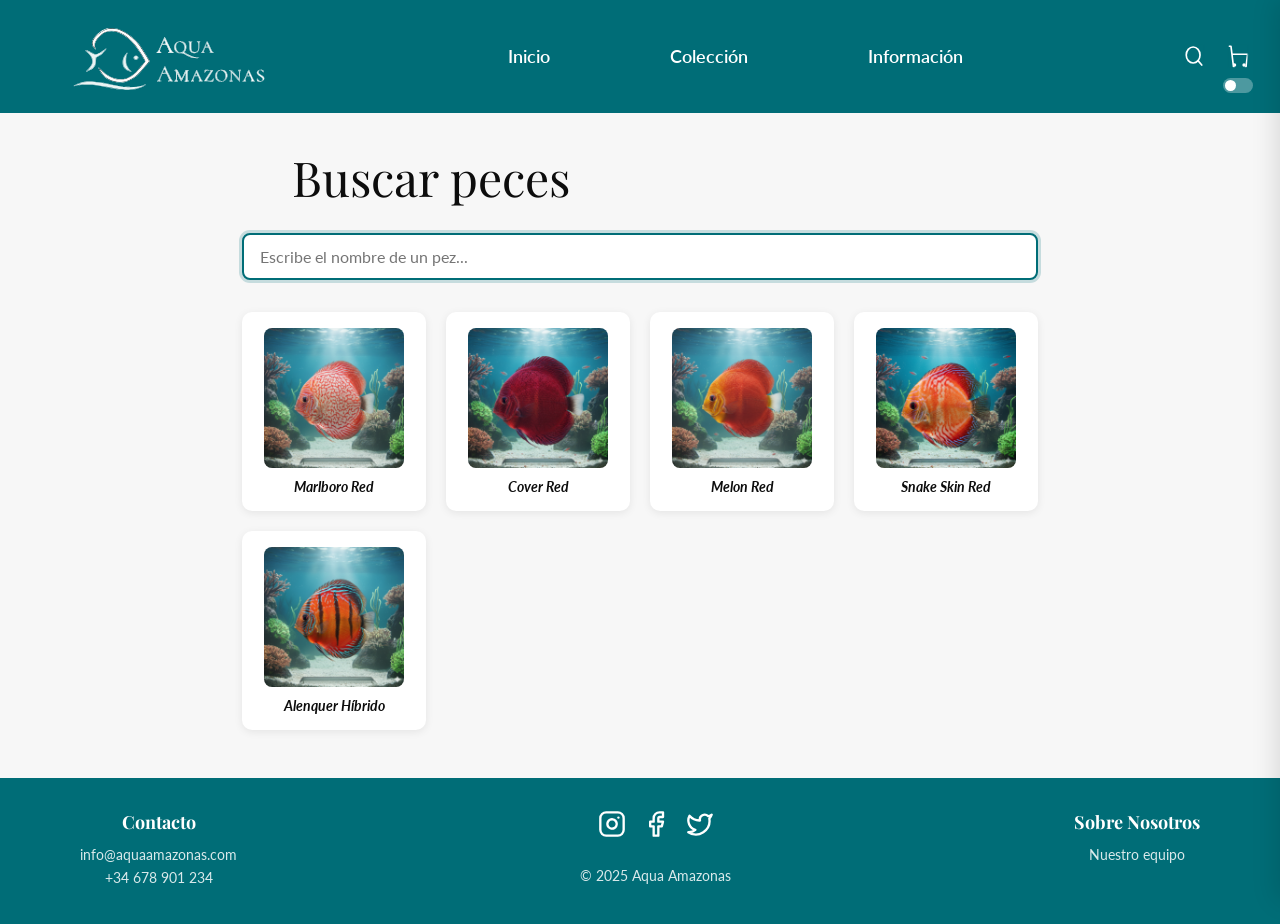
<file: pecesDisco/busqueda.html>
<!DOCTYPE html>
<html lang="es">

    <head>
        <meta charset="utf-8">
        <title>Búsqueda de Peces Disco | Aqua Amazonas</title>
        <meta name="viewport" content="width=device-width, initial-scale=1.0">
        <meta name="description" content="Busca peces disco en nuestra colección. Filtra por nombre o variedad.">

        <link rel="stylesheet" href="css/style.css">
        <link rel="preconnect" href="https://fonts.googleapis.com">
        <link rel="preconnect" href="https://fonts.gstatic.com" crossorigin>
        <link href="https://fonts.googleapis.com/css2?family=Lato:wght@400&display=swap" rel="stylesheet">
        <link href="https://fonts.googleapis.com/css2?family=Playfair+Display:wght@400;700&display=swap" rel="stylesheet">
    </head>

    <body>
        <!-- Skip to content: accesibilidad con tabulador -->
        <a href="#contenido-principal" class="skip-link">Saltar al contenido principal</a>

        <!--Header-->
        <header class="header">
            <div class="header__container">
                <div class="parent">
                    <div class="div1">
                        <!--Logo y marca-->
                        <div class="header_brand">
                            <img id="logoPrincipal" src="img/logo2.svg" alt="Logo Peces Disco" class="header__logo">
                        </div>
                    </div>
                    <div class="div2">
                        <!--Botón hamburguesa (visible solo en móvil)-->
                        <button class="nav-toggle" aria-label="Abrir menú" aria-expanded="false">
                            <span class="hamburger-line"></span>
                            <span class="hamburger-line"></span>
                            <span class="hamburger-line"></span>
                        </button>
                        <!--Navegación-->
                        <nav class="header__nav" aria-label="Navegación principal">
                            <a href="index.html">Inicio</a>
                            <a href="coleccion.html">Colección</a>
                            <a href="informacion.html">Información</a>
                            <!--Iconos integrados en menú móvil-->
                            <div class="nav-icons-mobile">
                                <button class="divIconos" aria-label="Buscar">
                                    <img src="img/lupa.svg" alt="" class="header__icon">
                                </button>
                                <button class="divIconos" aria-label="Ver carrito">
                                    <img src="img/carrito.svg" alt="" class="header__icon">
                                </button>
                            </div>
                        </nav>
                    </div>
                    <div class="div3">
                        <!--Iconos-->
                        <div class="header__actions">
                            <button class="divIconos" aria-label="Buscar">
                                <img src="img/lupa.svg" alt="" class="header__icon">
                            </button>
                            <button class="divIconos" aria-label="Ver carrito">
                                <img src="img/carrito.svg" alt="" class="header__icon">
                            </button>
                        </div>
                    </div>
                </div>
            </div>
        </header>

        <!--Contenido principal-->
        <main class="main" id="contenido-principal">

            <section class="busqueda-section" aria-labelledby="busqueda-titulo">
                <h1 id="busqueda-titulo">Buscar peces</h1>

                <!-- Formulario de búsqueda -->
                <form class="busqueda-form" role="search" onsubmit="return false;">
                    <label for="campoBusqueda" class="seo-titulo-oculto">Buscar por nombre de pez</label>
                    <input
                        type="search"
                        id="campoBusqueda"
                        class="busqueda-input"
                        placeholder="Escribe el nombre de un pez..."
                        autocomplete="off"
                        aria-controls="resultados"
                        aria-label="Buscar peces disco"
                        autofocus
                    >
                </form>

                <!-- Resultados -->
                <div id="resultados" class="busqueda-resultados" aria-live="polite" aria-label="Resultados de búsqueda">
                    <!-- Las tarjetas se generan con JS -->
                </div>
                <p class="busqueda-sin-resultados" id="sinResultados" role="status">
                    No se encontraron peces con ese nombre.
                </p>
            </section>

        </main>

        <!--Footer-->
        <footer class="footer">
            <div class="footer__container">
                <div class="parentFooter">
                    <div class="div1f">
                        <!--Primera columna-->
                        <div class="footer__col">
                            <h3 class="footer__title">Contacto</h3>
                            <p>info@aquaamazonas.com</p>
                            <p>+34 678 901 234</p>
                        </div>
                    </div>
                    <div class="div2f">
                        <!--Segunda columna-->
                        <div class="footer__col footer__center">
                            <div class="footer__social">
                                <a href="#" aria-label="Instagram">
                                    <img src="img/instagram.svg" alt="" class="footer__icon">
                                </a>
                                <a href="#" aria-label="Facebook">
                                    <img src="img/facebook.svg" alt="" class="footer__icon">
                                </a>
                                <a href="#" aria-label="Twitter">
                                    <img src="img/twitter.svg" alt="" class="footer__icon">
                                </a>
                            </div>
                            <p class="footer__copy">© 2025 Aqua Amazonas</p>
                        </div>
                    </div>
                    <div class="div3f">
                        <!--Tercera columna-->
                        <div class="footer__col footer__right">
                            <h3 class="footer__title">Sobre Nosotros</h3>
                            <a href="informacion.html">Nuestro equipo</a>
                        </div>
                    </div>
                </div>
            </div>
        </footer>

        <script src="js/main.js"></script>
        <script type="module" src="js/cart-ui.js"></script>
        <script>
            // =============================================
            // Catálogo de peces (fuente de datos)
            // =============================================
            const catalogo = [
                { nombre: "Disco Rojo",         img: "img/disco_rojo.png",                 url: "compra.html" },
                { nombre: "Disco Azul",          img: "img/disco_azul.png",                 url: "compra.html" },
                { nombre: "Disco Verde",         img: "img/disco_verde.png",                url: "compra.html" },
                { nombre: "Marlboro Red",        img: "img/red_marlboro_medium.png",        url: "compra.html" },
                { nombre: "Cover Red",           img: "img/red_cover_medium.png",           url: "compra.html" },
                { nombre: "Melon Red",           img: "img/red_melon_medium.png",           url: "compra.html" },
                { nombre: "Snake Skin Red",      img: "img/disco_rojo_medium.png",          url: "compra.html" },
                { nombre: "Alenquer Híbrido",    img: "img/red_alenquer_hibrido_medium.png",url: "compra.html" },
            ];

            const contenedor   = document.getElementById('resultados');
            const sinResultados = document.getElementById('sinResultados');
            const input        = document.getElementById('campoBusqueda');

            // Renderiza todas las tarjetas al inicio
            function renderizarTarjetas(lista) {
                contenedor.innerHTML = '';

                if (lista.length === 0) {
                    sinResultados.style.display = 'block';
                    return;
                }
                sinResultados.style.display = 'none';

                lista.forEach(pez => {
                    const a = document.createElement('a');
                    a.href = pez.url;
                    a.className = 'busqueda-card';
                    a.setAttribute('tabindex', '0');

                    const img = document.createElement('img');
                    img.src = pez.img;
                    img.alt = pez.nombre;
                    img.loading = 'lazy';
                    img.width = 140;
                    img.height = 140;

                    const p = document.createElement('p');
                    p.textContent = pez.nombre;

                    a.appendChild(img);
                    a.appendChild(p);
                    contenedor.appendChild(a);
                });
            }

            // Filtrar en tiempo real mientras se escribe
            input.addEventListener('input', () => {
                const texto = input.value.trim().toLowerCase();
                const filtrado = catalogo.filter(p =>
                    p.nombre.toLowerCase().includes(texto)
                );
                renderizarTarjetas(filtrado);
            });

            // Mostrar todo al cargar
            renderizarTarjetas(catalogo);
        </script>
    </body>

</html>
</file>
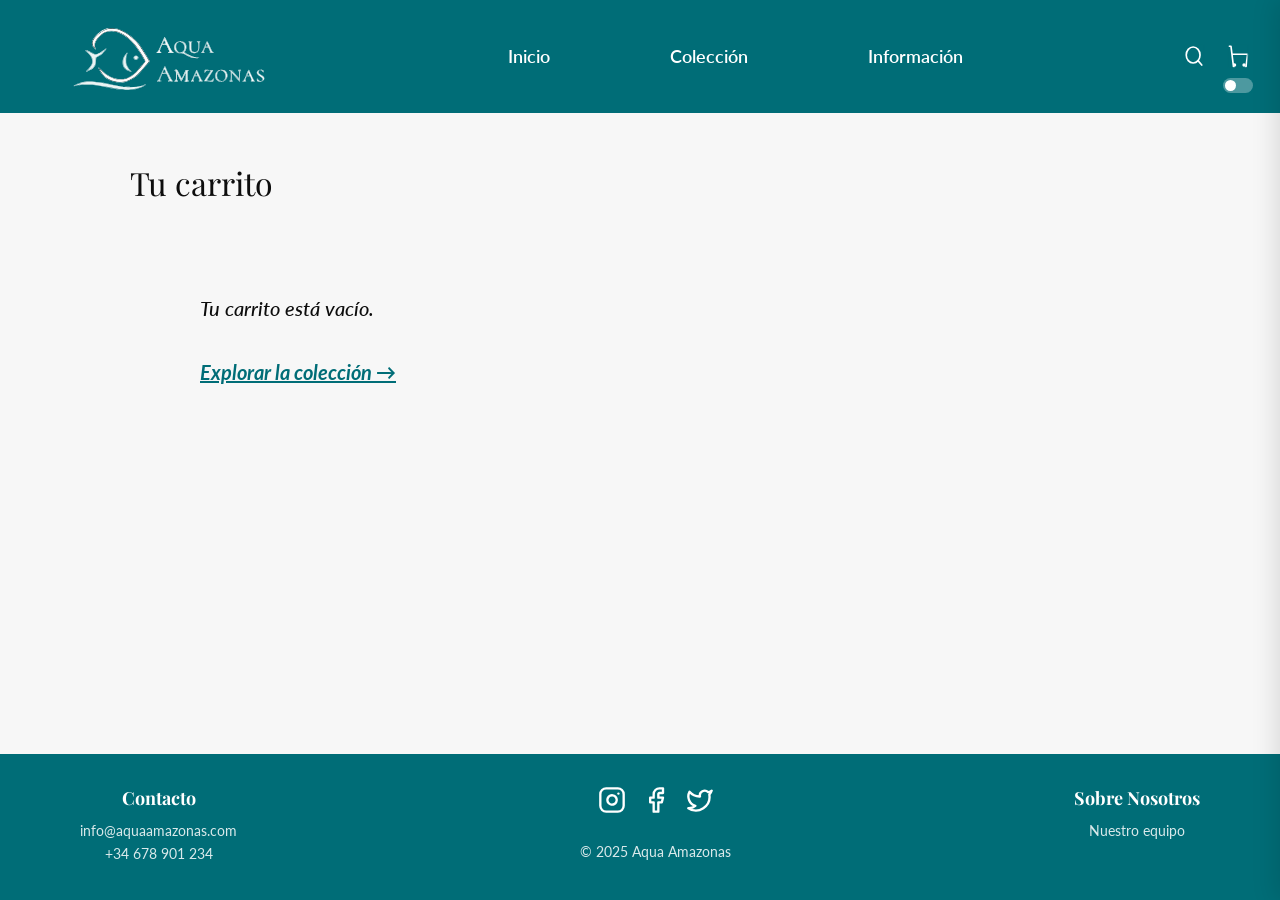
<file: pecesDisco/carrito.html>
<!DOCTYPE html>
<html lang="es">

    <head>
        <meta charset="utf-8">
        <title>Carrito | Aqua Amazonas</title>
        <meta name="viewport" content="width=device-width, initial-scale=1.0">
        <meta name="description" content="Tu carrito de compra en Aqua Amazonas. Revisa tus productos y finaliza tu pedido.">

        <link rel="stylesheet" href="css/style.css">
        <link rel="preconnect" href="https://fonts.googleapis.com">
        <link rel="preconnect" href="https://fonts.gstatic.com" crossorigin>
        <link href="https://fonts.googleapis.com/css2?family=Lato:wght@400&display=swap" rel="stylesheet">
        <link href="https://fonts.googleapis.com/css2?family=Playfair+Display:wght@400;700&display=swap" rel="stylesheet">
    </head>

    <body>
        <!-- Skip to content: accesibilidad con tabulador -->
        <a href="#contenido-principal" class="skip-link">Saltar al contenido principal</a>

        <!--Header-->
        <header class="header">
            <div class="header__container">
                <div class="parent">
                    <div class="div1">
                        <div class="header_brand">
                            <img id="logoPrincipal" src="img/logo2.svg" alt="Logo Peces Disco" class="header__logo">
                        </div>
                    </div>
                    <div class="div2">
                        <button class="nav-toggle" aria-label="Abrir menú" aria-expanded="false">
                            <span class="hamburger-line"></span>
                            <span class="hamburger-line"></span>
                            <span class="hamburger-line"></span>
                        </button>
                        <nav class="header__nav" aria-label="Navegación principal">
                            <a href="index.html">Inicio</a>
                            <a href="coleccion.html">Colección</a>
                            <a href="informacion.html">Información</a>
                            <div class="nav-icons-mobile">
                                <button class="divIconos" aria-label="Buscar">
                                    <img src="img/lupa.svg" alt="" class="header__icon">
                                </button>
                                <button class="divIconos" aria-label="Ver carrito">
                                    <img src="img/carrito.svg" alt="" class="header__icon">
                                </button>
                            </div>
                        </nav>
                    </div>
                    <div class="div3">
                        <div class="header__actions">
                            <button class="divIconos" aria-label="Buscar">
                                <img src="img/lupa.svg" alt="" class="header__icon">
                            </button>
                            <button class="divIconos" aria-label="Ver carrito">
                                <img src="img/carrito.svg" alt="" class="header__icon">
                            </button>
                        </div>
                    </div>
                </div>
            </div>
        </header>

        <!--Contenido principal-->
        <main class="main" id="contenido-principal">
            <section class="carrito-section">
                <h1>Tu carrito</h1>
                <div class="carrito-container">
                    <!-- Items: renderizado por cart-ui.js -->
                    <div class="carrito-items" id="carritoItems">
                        <p class="carrito-loading">Cargando...</p>
                    </div>
                    <!-- Resumen del pedido: renderizado por cart-ui.js -->
                    <aside class="carrito-resumen" id="carritoResumen"></aside>
                </div>
            </section>
        </main>

        <!--Footer-->
        <footer class="footer">
            <div class="footer__container">
                <div class="parentFooter">
                    <div class="div1f">
                        <div class="footer__col">
                            <h3 class="footer__title">Contacto</h3>
                            <p>info@aquaamazonas.com</p>
                            <p>+34 678 901 234</p>
                        </div>
                    </div>
                    <div class="div2f">
                        <div class="footer__col footer__center">
                            <div class="footer__social">
                                <a href="#" aria-label="Instagram">
                                    <img src="img/instagram.svg" alt="" class="footer__icon">
                                </a>
                                <a href="#" aria-label="Facebook">
                                    <img src="img/facebook.svg" alt="" class="footer__icon">
                                </a>
                                <a href="#" aria-label="Twitter">
                                    <img src="img/twitter.svg" alt="" class="footer__icon">
                                </a>
                            </div>
                            <p class="footer__copy">© 2025 Aqua Amazonas</p>
                        </div>
                    </div>
                    <div class="div3f">
                        <div class="footer__col footer__right">
                            <h3 class="footer__title">Sobre Nosotros</h3>
                            <a href="informacion.html">Nuestro equipo</a>
                        </div>
                    </div>
                </div>
            </div>
        </footer>

        <script src="js/main.js"></script>
        <script type="module" src="js/cart-ui.js"></script>

    </body>

</html>
</file>
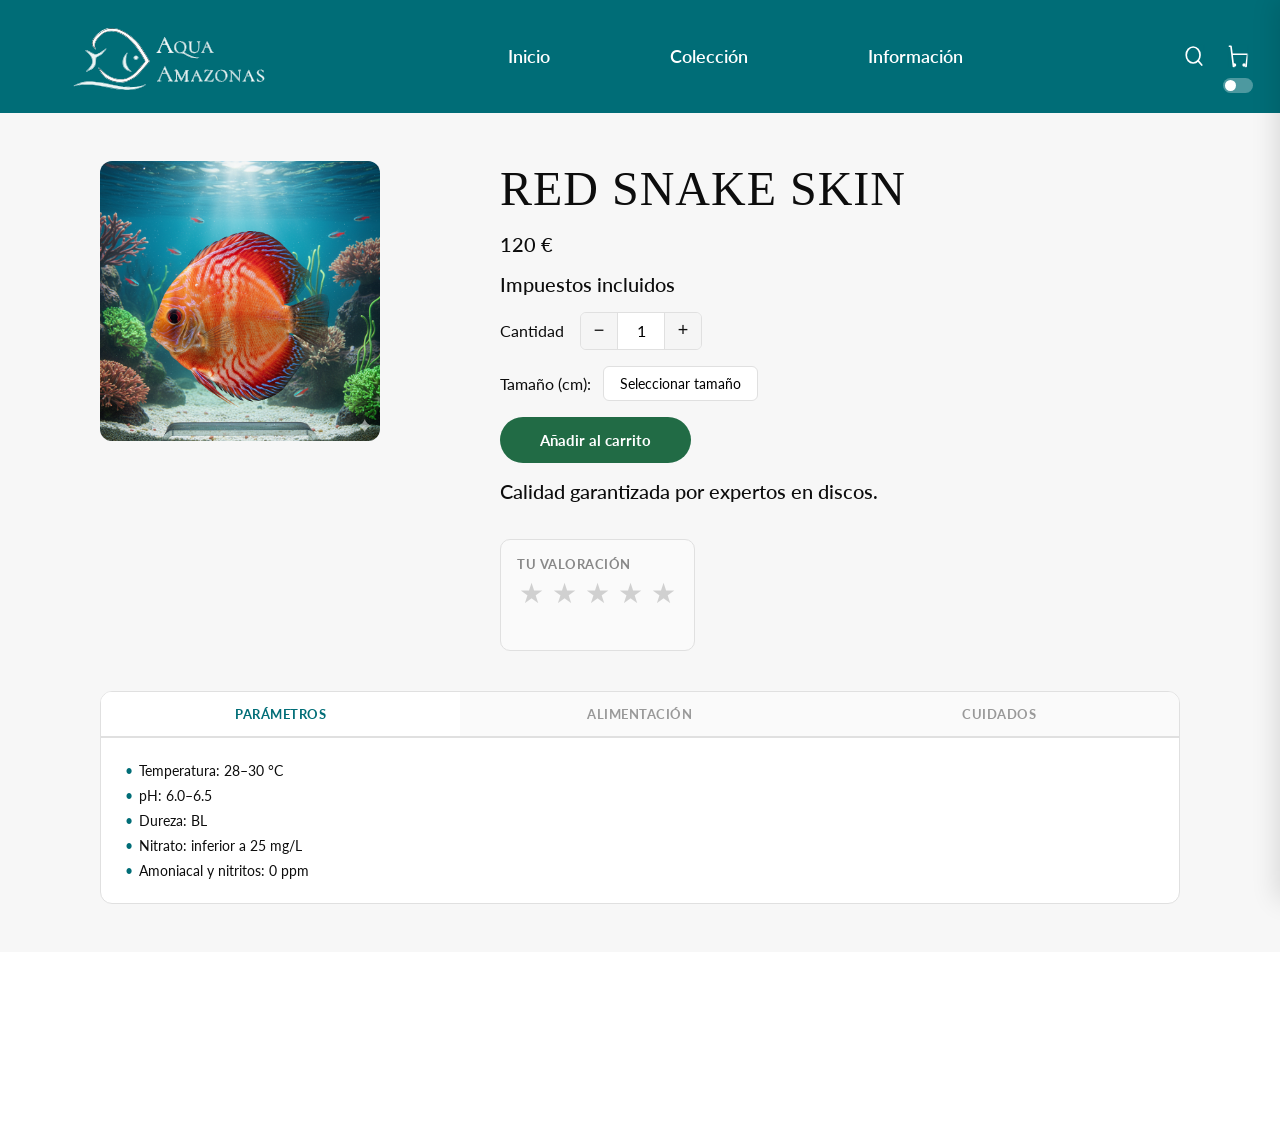
<file: pecesDisco/compra.html>
<!DOCTYPE html>
<html lang="es">

    <head>
        <meta charset="utf-8">
        <title>Red Snake Skin | Compra tu pez disco - Aqua Amazonas</title>
        <meta name="viewport" content="width=device-width, initial-scale=1.0">
        <meta name="description" content="Compra el pez disco Red Snake Skin. Ejemplar de alta calidad con certificado de bienestar animal. Envío especializado en 24-48 h.">
        <meta name="keywords" content="Red Snake Skin, pez disco, comprar peces disco, acuario amazónico, Aqua Amazonas">
        <meta property="og:title" content="Red Snake Skin | Aqua Amazonas">
        <meta property="og:description" content="Compra el pez disco Red Snake Skin. Ejemplar de alta calidad con envío especializado.">
        <meta property="og:type" content="product">


        <link rel="stylesheet" href="css/style.css">
        <link rel="preconnect" href="https://fonts.googleapis.com">
        <link rel="preconnect" href="https://fonts.gstatic.com" crossorigin>
        <link href="https://fonts.googleapis.com/css2?family=Lato:wght@400&display=swap" rel="stylesheet">
    </head>

    <body>
        <!-- Skip to content: accesibilidad con tabulador -->
        <a href="#contenido-principal" class="skip-link">Saltar al contenido principal</a>

        <!--Header-->
        <header class="header">
            <div class="header__container">
                <div class="parent">
                    <div class="div1">
                        <!--Logo y marca-->
                        <div class="header_brand">
                            <img id="logoPrincipal" src="img/logo2.svg" alt="Logo Peces Disco" class="header__logo">
                        </div>
                    </div>
                    <div class="div2">
                        <!--Botón hamburguesa (visible solo en móvil)-->
                        <button class="nav-toggle" aria-label="Abrir menú" aria-expanded="false">
                            <span class="hamburger-line"></span>
                            <span class="hamburger-line"></span>
                            <span class="hamburger-line"></span>
                        </button>
                        <!--Navegación-->
                        <nav class="header__nav" aria-label="Navegación principal">
                            <a href="index.html">Inicio</a>
                            <a href="coleccion.html">Colección</a>
                            <a href="informacion.html">Información</a>
                            <!--Iconos integrados en menú móvil-->
                            <div class="nav-icons-mobile">
                                <button class="divIconos" aria-label="Buscar">
                                    <img src="img/lupa.svg" alt="" class="header__icon">
                                </button>
                                <button class="divIconos" aria-label="Ver carrito">
                                    <img src="img/carrito.svg" alt="" class="header__icon">
                                </button>
                            </div>
                        </nav>
                    </div>
                    <div class="div3">
                        <!--Iconos-->
                        <div class="header__actions">
                           <button class="divIconos" aria-label="Buscar">
                                <img src="img/lupa.svg" alt="" class="header__icon">
                            </button>
                            <button class="divIconos" aria-label="Ver carrito">
                                <img src="img/carrito.svg" alt="" class="header__icon">
                            </button>
                        </div>
                    </div>
                </div>

            </div>
        </header>


        <!--Contenido principal-->
        <main class="main" id="contenido-principal">

            <div class="parentProducto">
                <div class="div1p">
                    <div class="imagenProducto">
                        <a href="img/disco_rojo_large.png" target="_blank">
                            <img 
                            class="ajustarImagenCompra" 
                            src="img/disco_rojo_large.png" 
                            srcset="img/disco_rojo_medium.png 300w,img/disco_rojo_large.png 800w"
                            sizes="(max-width: 768px) 300px, 800px"
                            alt="Red Snake Skin" 
                            loading="lazy"
                            >
                        </a>
                    </div>
                </div>
                <div class="div2p">
                    <!-- Información del producto -->
                    <div class="product__info">
                        <h1 class="product__title">Red Snake Skin</h1>
                        <p class="product__price">120 €</p>
                        <p class="product__tax">Impuestos incluidos</p>

                        <!-- Cantidad -->
                        <div class="product__qty-row">
                            <span class="product__size-label">Cantidad</span>
                            <div class="product__qty-ctrl">
                                <button class="product__qty-btn" aria-label="Reducir cantidad">−</button>
                                <input class="product__qty-input" type="number" value="1" min="1" aria-label="Cantidad">
                                <button class="product__qty-btn" aria-label="Aumentar cantidad">+</button>
                            </div>
                        </div>

                        <!-- Tamaño -->
                        <div class="product__size-row">
                            <span class="product__size-label">Tamaño (cm):</span>
                            <button class="product__size">Seleccionar tamaño</button>
                        </div>

                        <!-- Botón de añadir al carrito -->
                        <button class="product__add">Añadir al carrito</button>

                        <!-- Texto de calidad -->
                        <p class="product__quality">Calidad garantizada por expertos en discos.</p>
                    </div>
                </div>

                <!-- Pestañas de detalles del producto -->
                <div class="tabs-producto">
                    <div class="tabs__nav" role="tablist">
                        <button class="tabs__btn" role="tab" aria-selected="true"
                                aria-controls="tab-parametros" id="btn-parametros">Parámetros</button>
                        <button class="tabs__btn" role="tab" aria-selected="false"
                                aria-controls="tab-alimentacion" id="btn-alimentacion">Alimentación</button>
                        <button class="tabs__btn" role="tab" aria-selected="false"
                                aria-controls="tab-cuidados" id="btn-cuidados">Cuidados</button>
                    </div>
                    <div class="tabs__panel" id="tab-parametros" role="tabpanel" aria-labelledby="btn-parametros">
                        <ul>
                            <li>Temperatura: 28–30 °C</li>
                            <li>pH: 6.0–6.5</li>
                            <li>Dureza: BL</li>
                            <li>Nitrato: inferior a 25 mg/L</li>
                            <li>Amoniacal y nitritos: 0 ppm</li>
                        </ul>
                    </div>
                    <div class="tabs__panel" id="tab-alimentacion" role="tabpanel" aria-labelledby="btn-alimentacion" hidden>
                        <ul>
                            <li>Preferencia: Alimento vivo y granulado</li>
                            <li>Frecuencia: 2-3 veces al día</li>
                            <li>Suplementos: vitaminas</li>
                        </ul>
                    </div>
                    <div class="tabs__panel" id="tab-cuidados" role="tabpanel" aria-labelledby="btn-cuidados" hidden>
                        <ul>
                            <li>Recomendado: acuario maduro</li>
                            <li>Compatibilidad: especies pacíficas</li>
                            <li>Cambio de agua: 25% semanal</li>
                        </ul>
                    </div>
                </div>

            </div>

        </main>



        <!--Footer-->
        <footer class="footer">
            <div class="footer__container">
                <div class="parentFooter">
                    <div class="div1f">
                        <!--Primera columna-->
                        <div class="footer__col">
                            <h3 class="footer__title">Contacto</h3>
                            <p>info@aquaamazonas.com</p>
                            <p>+34 678 901 234</p>
                        </div>
                    </div>
                    <div class="div2f">
                        <!--Segunda columna-->
                        <div class="footer__col footer__center">
                            <div class="footer__social">
                                <a href="#" aria-label="Instagram">
                                    <img src="img/instagram.svg" alt="" class="footer__icon">
                                </a>

                                <a href="#" aria-label="Facebook">
                                    <img src="img/facebook.svg" alt="" class="footer__icon">
                                </a>

                                <a href="#" aria-label="Twitter">
                                    <img src="img/twitter.svg" alt="" class="footer__icon">
                                </a>
                            </div>
                            <p class="footer__copy">© 2025 Aqua Amazonas</p>
                        </div>
                    </div>
                    <div class="div3f">
                        <!--Tercera columna-->
                        <div class="footer__col footer__right">
                            <h3 class="footer__title">Sobre Nosotros</h3>
                            <a href="informacion.html">Nuestro equipo</a>
                        </div>
                    </div>
                </div>
            </div>
        </footer>

        <script src="js/main.js"></script>
        <script type="module" src="js/cart-ui.js"></script>

    </body>

</html>
</file>
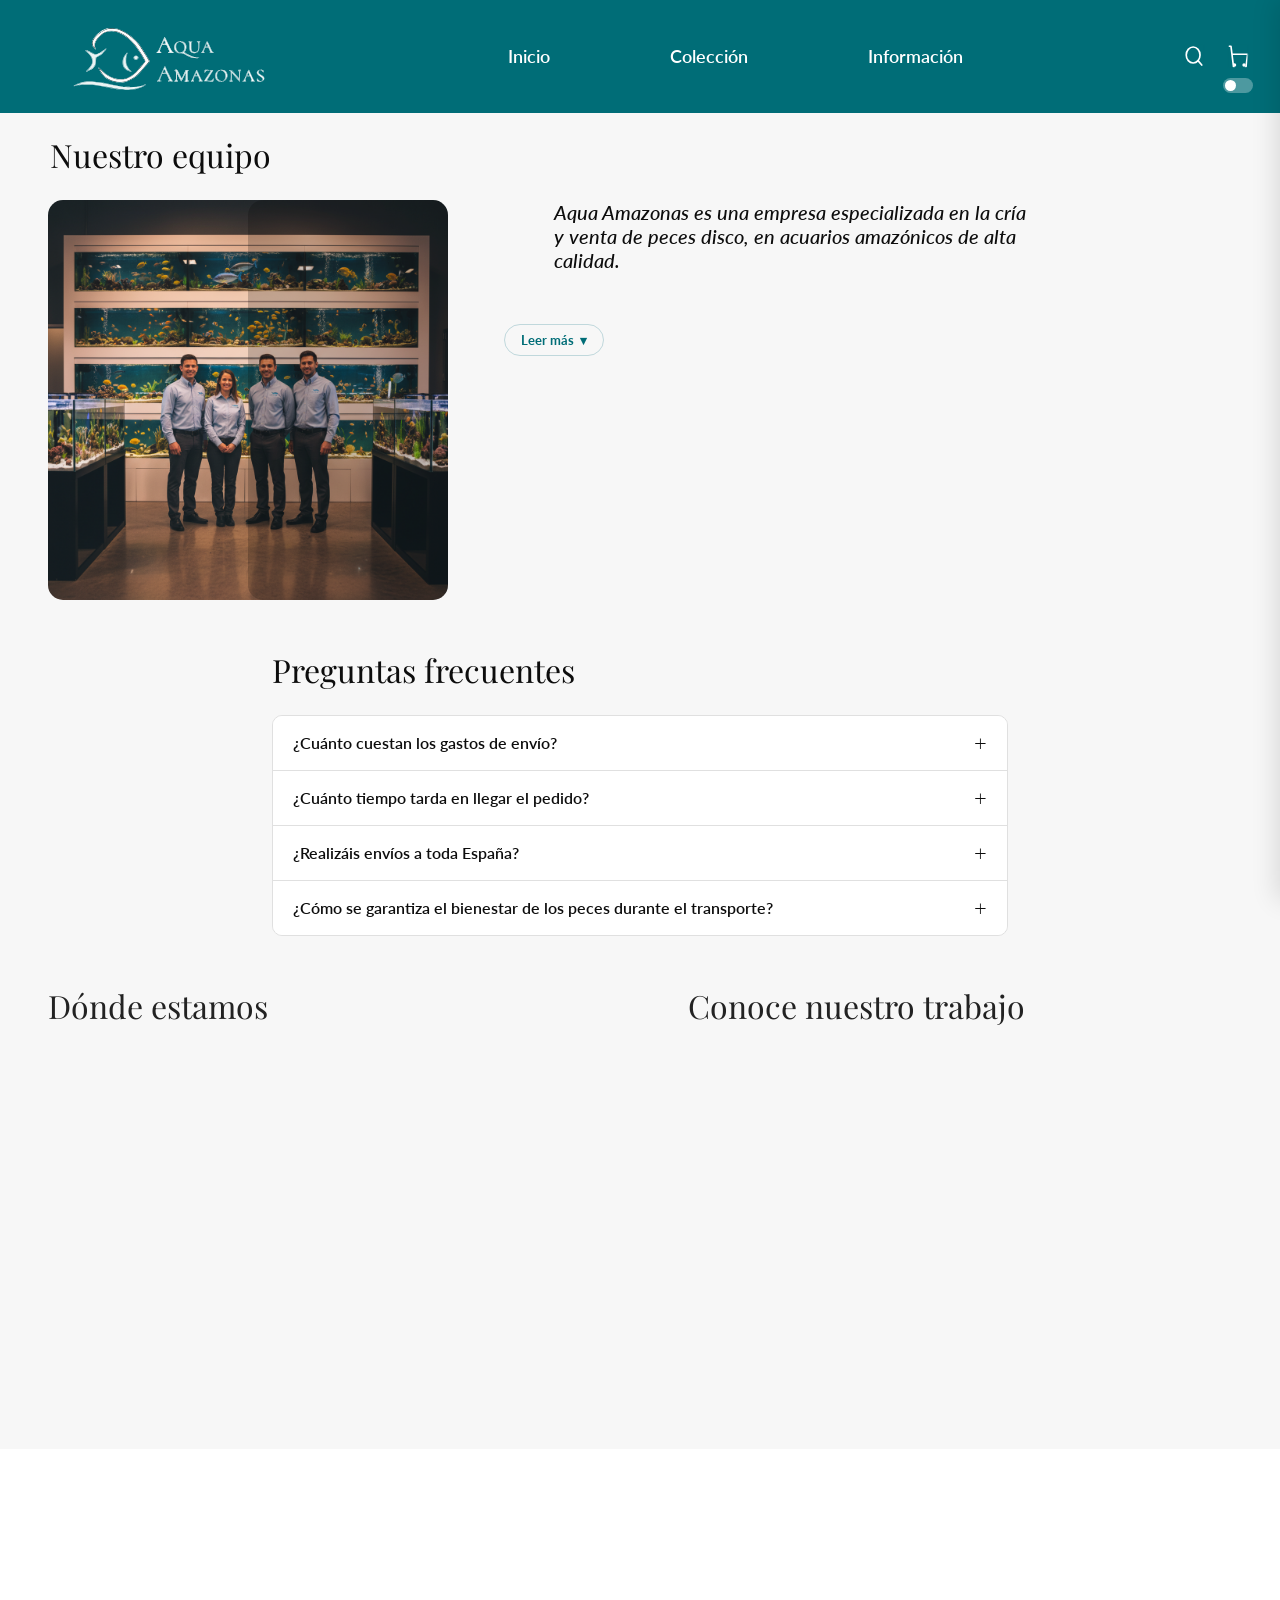
<file: pecesDisco/informacion.html>
<!DOCTYPE html>
<html lang="es">

    <head>
        <meta charset="utf-8">
        <title>Información y Equipo | Aqua Amazonas</title>
        <meta name="viewport" content="width=device-width, initial-scale=1.0">
        <meta name="description" content="Conoce el equipo de Aqua Amazonas, resuelve tus dudas sobre envíos y descubre dónde estamos ubicados.">
        <meta name="keywords" content="peces disco, acuario amazónico, equipo, envíos, preguntas frecuentes, Aqua Amazonas">
        <meta property="og:title" content="Información y Equipo | Aqua Amazonas">
        <meta property="og:description" content="Conoce el equipo de Aqua Amazonas, resuelve tus dudas sobre envíos y descubre dónde estamos ubicados.">
        <meta property="og:type" content="website">


        <link rel="stylesheet" href="css/style.css">
        <link rel="preconnect" href="https://fonts.googleapis.com">
        <link rel="preconnect" href="https://fonts.gstatic.com" crossorigin>
        <link href="https://fonts.googleapis.com/css2?family=Lato:wght@400&display=swap" rel="stylesheet">
        <link href="https://fonts.googleapis.com/css2?family=Playfair+Display:wght@400;700&display=swap" rel="stylesheet">
    </head>

    <body>
        <!-- Skip to content: accesibilidad con tabulador -->
        <a href="#contenido-principal" class="skip-link">Saltar al contenido principal</a>

        <!--Header-->
        <header class="header">
            <div class="header__container">
                <div class="parent">
                    <div class="div1">
                        <!--Logo y marca-->
                        <div class="header_brand">
                            <img id="logoPrincipal" src="img/logo2.svg" alt="Logo Peces Disco" class="header__logo">
                        </div>
                    </div>
                    <div class="div2">
                        <!--Botón hamburguesa (visible solo en móvil)-->
                        <button class="nav-toggle" aria-label="Abrir menú" aria-expanded="false">
                            <span class="hamburger-line"></span>
                            <span class="hamburger-line"></span>
                            <span class="hamburger-line"></span>
                        </button>
                        <!--Navegación-->
                        <nav class="header__nav" aria-label="Navegación principal">
                            <a href="index.html">Inicio</a>
                            <a href="coleccion.html">Colección</a>
                            <a href="informacion.html" aria-current="page">Información</a>
                            <!--Iconos integrados en menú móvil-->
                            <div class="nav-icons-mobile">
                                <button class="divIconos" aria-label="Buscar">
                                    <img src="img/lupa.svg" alt="" class="header__icon">
                                </button>
                                <button class="divIconos" aria-label="Ver carrito">
                                    <img src="img/carrito.svg" alt="" class="header__icon">
                                </button>
                            </div>
                        </nav>
                    </div>
                    <div class="div3">
                        <!--Iconos-->
                        <div class="header__actions">
                            <button class="divIconos" aria-label="Buscar">
                                <img src="img/lupa.svg" alt="" class="header__icon">
                            </button>
                            <button class="divIconos" aria-label="Ver carrito">
                                <img src="img/carrito.svg" alt="" class="header__icon">
                            </button>
                        </div>
                    </div>
                </div>

            </div>
        </header>

        <!--Contenido principal-->
        <main class="main info-page" id="contenido-principal">

            <!-- NUESTRO EQUIPO -->
            <section class="info-section equipo-section">
                <h1>Nuestro equipo</h1>
                <div class="equipo-contenido">
                    <div class="info-image">
                        <img src="img/nuestro_equipo.png" alt="Equipo de Aqua Amazonas">
                        <div class="image-filter"></div>
                    </div>
                    <div class="info-text">
                        <p>Aqua Amazonas es una empresa especializada en la cría y venta de peces disco,
                            en acuarios amazónicos de alta calidad.</p>
                        <p>Nuestro objetivo es ofrecer ejemplares saludables, asesoramiento experto y una experiencia cercana al cliente.</p>
                        <p>Contamos con un equipo de profesionales apasionados por la acuariofilia, dedicados a cuidar cada detalle para garantizar la satisfacción de nuestros clientes.</p>
                        
                    </div>
                </div>
            </section>

            <!-- PREGUNTAS FRECUENTES — Acordeón -->
            <section class="faq-section" aria-labelledby="faq-titulo">
                <h2 id="faq-titulo">Preguntas frecuentes</h2>
                <div class="accordion" role="list">

                    <div class="accordion__item" role="listitem">
                        <button class="accordion__btn" aria-expanded="false" aria-controls="faq1">
                            ¿Cuánto cuestan los gastos de envío?
                            <span class="accordion__icon" aria-hidden="true">+</span>
                        </button>
                        <div class="accordion__panel" id="faq1" hidden>
                            <p>Los gastos de envío son de 9,90 € para pedidos de menos de 80 €. A partir de ese importe el envío es completamente gratuito en toda la Península.</p>
                        </div>
                    </div>

                    <div class="accordion__item" role="listitem">
                        <button class="accordion__btn" aria-expanded="false" aria-controls="faq2">
                            ¿Cuánto tiempo tarda en llegar el pedido?
                            <span class="accordion__icon" aria-hidden="true">+</span>
                        </button>
                        <div class="accordion__panel" id="faq2" hidden>
                            <p>Los pedidos se preparan en 24–48 horas y el transporte especializado entrega en 1–2 días hábiles. Recibirás un correo con el número de seguimiento en cuanto salga.</p>
                        </div>
                    </div>

                    <div class="accordion__item" role="listitem">
                        <button class="accordion__btn" aria-expanded="false" aria-controls="faq3">
                            ¿Realizáis envíos a toda España?
                            <span class="accordion__icon" aria-hidden="true">+</span>
                        </button>
                        <div class="accordion__panel" id="faq3" hidden>
                            <p>Sí, enviamos a toda la Península e Islas Baleares. Para Canarias, Ceuta y Melilla, consulta con nosotros antes de realizar el pedido, ya que el transporte de animales vivos requiere gestión especial.</p>
                        </div>
                    </div>

                    <div class="accordion__item" role="listitem">
                        <button class="accordion__btn" aria-expanded="false" aria-controls="faq4">
                            ¿Cómo se garantiza el bienestar de los peces durante el transporte?
                            <span class="accordion__icon" aria-hidden="true">+</span>
                        </button>
                        <div class="accordion__panel" id="faq4" hidden>
                            <p>Usamos cajas isotérmicas con bolsas de oxígeno y temperatura controlada. Trabajamos con transportistas especializados en animales vivos y garantizamos la llegada en perfectas condiciones.</p>
                        </div>
                    </div>

                </div>
            </section>

            <div class="info-bottom">
                <!-- Mapa -->
                <section class="info-mapa">
                    <h2>Dónde estamos</h2>
                    <iframe src="https://www.google.com/maps/embed?pb=!1m18!1m12!1m3!1d6385.358874599792!2d-2.4676975241608585!3d36.85015266488212!2m3!1f0!2f0!3f0!3m2!1i1024!2i768!4f13.1!3m3!1m2!1s0xd7075f9253c8cfd%3A0x10423ef17d0655c!2sI.E.S.%20Al-%C3%81ndalus!5e0!3m2!1ses!2ses!4v1770561016436!5m2!1ses!2ses" 
                        title="Ubicación de Aqua Amazonas en Google Maps"
                        allowfullscreen="" loading="lazy" referrerpolicy="no-referrer-when-downgrade"></iframe>
                </section>

                <!-- Vídeo -->
                <section class="info-video">
                    <h2>Conoce nuestro trabajo</h2>
                    <iframe
                        src="https://www.youtube.com/embed/suqEaiTJoL0?cc_load_policy=1"
                        title="Vídeo sobre acuarios amazónicos"
                        frameborder="0"
                        allowfullscreen>
                    </iframe>
                </section>
            </div>

        </main>

        
        <!--Footer-->
        <footer class="footer">
            <div class="footer__container">
                <div class="parentFooter">
                    <div class="div1f">
                        <!--Primera columna-->
                        <div class="footer__col">
                            <h3 class="footer__title">Contacto</h3>
                            <p>info@aquaamazonas.com</p>
                            <p>+34 678 901 234</p>
                        </div>
                    </div>
                    <div class="div2f">
                        <!--Segunda columna-->
                        <div class="footer__col footer__center">
                            <div class="footer__social">
                                <a href="#" aria-label="Instagram">
                                    <img src="img/instagram.svg" alt="" class="footer__icon">
                                </a>

                                <a href="#" aria-label="Facebook">
                                    <img src="img/facebook.svg" alt="" class="footer__icon">
                                </a>

                                <a href="#" aria-label="Twitter">
                                    <img src="img/twitter.svg" alt="" class="footer__icon">
                                </a>
                            </div>
                            <p class="footer__copy">© 2025 Aqua Amazonas</p>
                        </div>
                    </div>
                    <div class="div3f">
                        <!--Tercera columna-->
                        <div class="footer__col footer__right">
                            <h3 class="footer__title">Sobre Nosotros</h3>
                            <p>Nuestro equipo</p>
                        </div>
                    </div>
                </div>
            </div>

        </footer>

        <script src="js/main.js"></script>
        <script type="module" src="js/cart-ui.js"></script>
    </body>

    
    
</html>
</file>
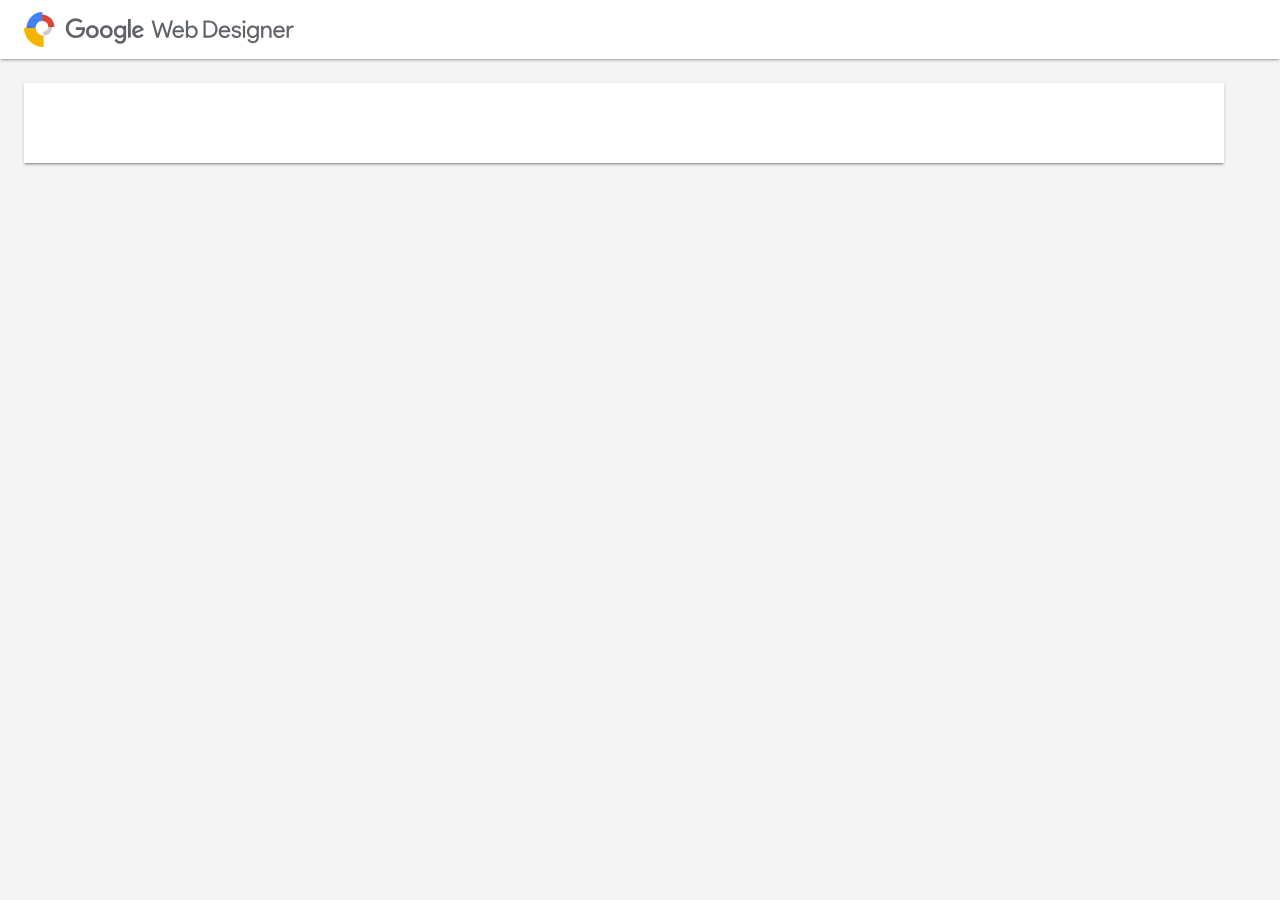
<file: pecesDisco/banner/gwd_preview_banner/preview.html>
<html><head>
    <!--
    Load various Web Components polyfills required by IE and Edge. While the polyfills are
    not needed for other browsers, they're loaded irrespective of browser features because we rely
    on the polyfill's `WebComponentsReady` event as a signal that the app is ready to be initialized
    (see init.js).
    -->
    <!-- Polyfill Web Components. -->
    <script src="webcomponentsjs/webcomponents-lite.js"></script>

    <!-- Polyfill Web Animations. This file is necessary for some paper elements. -->
    <script src="webcomponentsjs/web-animations-next-lite.min.js"></script>

    <link rel="stylesheet" href="https://fonts.googleapis.com/icon?family=Roboto:regular">

    <script src="preview_polymer.js"></script>

    <style>
      body {
        margin: 0;
      }

      tf-creative-preview {
        width: 100%;
        height: 100%;
      }
    </style>
  <script>window.gwdPreview = {"config":{"uuid":1771577768112,"previewPath":"index.html","modes":["single"],"sizes":["1200x80"],"feeds":{},"feedNames":[],"defaults":{"mode":"single","modeSettings":{"single":{"size":"1200x80","feed":null}}}},"strings":{"MSG_ALL_FEEDS_MODE":"Todos los datos de muestra","MSG_ALL_SIZES_MODE":"Todos los tama\u00f1os","MSG_CUSTOM":"Personalizado","MSG_CUSTOM_SIZE":"Tama\u00f1o personalizado","MSG_DESKTOP_MODE":"Ordenador","MSG_DEVICE":"Dispositivo","MSG_MOBILE_MODE":"M\u00f3vil","MSG_NO_SAMPLE_DATA":"Sin datos de muestra","MSG_NO_SAMPLE_DATA_TO_PREVIEW":"Seleccione datos de muestra para obtener vistas previas.","MSG_NO_SIZES_TO_PREVIEW":"Seleccione tama\u00f1os de vista previa.","MSG_NONE_SELECTED":"No se ha seleccionado nada","MSG_PARALLAX_MODE":"Desplazable","MSG_PREVIEW_MODE":"Modo de vista previa","MSG_RELOAD":"Volver a cargar","MSG_RELOAD_ALL":"Volver a cargar todo","MSG_ROTATE_DEVICE":"Girar dispositivo","MSG_SAMPLE_FEED":"Datos de muestra","MSG_SAMPLE_FEEDS":"Datos de muestra","MSG_SELECT_ALL":"Seleccionar todo","MSG_SELECT_NONE":"No seleccionar nada","MSG_SELECTED":"N\u00famero de elementos seleccionados: {num}","MSG_SHOW_SIZE":"Mostrar tama\u00f1o","MSG_SHOW_SIZES":"Mostrar tama\u00f1os","MSG_SINGLE_MODE":"Tama\u00f1o \u00fanico","MSG_VIEWPORT_SIZE":"Tama\u00f1o del viewport"}};</script></head>

  <body>

</body></html>
</file>
<file: pecesDisco/css/style.css>
/*Estructura principal colores*/
:root{
    --cabecera-footer-principal: #006D77;
    --cabecera-footer-texto: #FFFFFF;
    --fondo-principal: #F7F7F7;
    --texto-principal: #0D0D0D;
    --boton_descubre-mas: #216B45;
    --texto-boton-descubre-mas: #F7F7F7;
    --cuadrado-peces: #E0E0E0;

}

* {
    margin: 0;
    padding: 0;
    box-sizing: border-box; 
}

.footer, .header{
    background-color: var(--cabecera-footer-principal);
    color: var(--cabecera-footer-texto);
   font-family: 'Lato', sans-serif;
}

.main{
    background-color: var(--fondo-principal);
    color: var(--texto-principal);
}
/*Fin estructura principal colores*/

/*Header*/
.header_brand{
width: 100%;
}
.parent {
    display: grid;
    grid-template-columns: repeat(5, 1fr);
    grid-template-rows: repeat(1, 1fr);
    grid-column-gap: 0px;
    grid-row-gap: 0px;
}

.div1 { grid-area: 2 / 1 / 3 / 2; }
.div2 { grid-area: 2 / 3 / 3 / 4; }
.div3 { grid-area: 2 / 5 / 3 / 6; }

#logoPrincipal {
    width: 300px;
    height: auto;
    margin-left: 20px;
    margin-top: 10px;
}
.header__nav{
    display: flex;
    justify-content: center;
    align-items: center;
    height: 100%;
}
.header__nav a{
    color: var(--cabecera-footer-texto);
    text-decoration: none;
    margin: 0 60px;
    font-size: 18px;
    font-weight: 600;
}
.header__actions{
    display: flex;
    justify-content: center;
    align-items: center;
    height: 100%;
}
.divIconos{
    padding-left: 20px;
    padding-right: 20px;
}
.header__actions .divIconos {
    background: none;          
    border: none;              
    padding: 0;                
    margin: 0 10px;            
    cursor: pointer;           
    display: flex;
    align-items: center;
    justify-content: center;
}


.header__icon {
    width: 24px;
    height: 24px;
}

/* Iconos dentro del menú hamburguesa: ocultos en escritorio */
.nav-icons-mobile {
    display: none;
}

/* Resetear el padding genérico de .divIconos cuando está dentro del menú */
.nav-icons-mobile .divIconos {
    background: none;
    border: none;
    padding: 0;
    margin: 0;
    cursor: pointer;
    display: flex;
    align-items: center;
    justify-content: center;
    width: 36px;
    height: 36px;
}

/* Fin header*/

/*Index*/



.main h1{
    font-family: 'Playfair Display', serif;
    font-size: 48px;
    font-weight: 100;
    text-align: left;
    padding-top: 20px;
    margin-bottom: 20px;
    padding-left: 50px;
    color: var(--texto-principal);
    background-color: var(--fondo-principal);
}

.main p{
    font-family: 'Lato', sans-serif;
    font-size: 20px;
    font-weight: 500;
    font-style: italic;
    text-align: left;
    padding-bottom: 20px;
    margin-bottom: 20px;
    padding-left: 50px;
    color: var(--texto-principal);
    background-color: var(--fondo-principal);
}

/* SEO: título oculto accesible */
.seo-titulo-oculto {
    position: absolute;
    left: -9999px;
    top: -9999px;
    height: 0;
    width: 0;
    overflow: hidden;
}

.botonColeccion {
    background-color: var(--boton_descubre-mas);
    color: var(--texto-boton-descubre-mas);
    padding: 12px 25px;
    border: none;
    border-radius: 5px;
    text-decoration: none;
    font-size: 16px;
    font-weight: 600;
    cursor: pointer;
    transition: background-color 0.3s;
    margin-top: 20px;
    align-items: center;
    margin-bottom: 150px;
}

.imagenPez {
    width: 350px;
    height: auto;
    border-radius: 15px;
    box-shadow: 0 4px 8px rgba(0, 0, 0, 0.1);
    transition: transform 0.3s, box-shadow 0.3s;
}

.encajarCentro {
    padding-bottom: 0px;
    display: flex;
    flex-direction: column;
    justify-content: center;
    align-items: center;
    padding-left: 80px;
    padding-right: 80px;
    margin-top: 0%;
    padding-top: 0%;
    
}


/* Hero */
.hero {
    position: relative;       
    display: flex;
    justify-content: center;  
    align-items: center;      
    height: 500px;            
    background-size: cover;
    background-position: center;
    width: 100%;
    overflow: hidden;
    margin-bottom: 0%;
    padding-bottom: 0%;
    
}

/* ---- Carrusel de fondo del hero (personalizado) ---- */

/* Capas de fondo para cross-fade (se alternan con opacity) */
.hero__bg {
    position: absolute;
    inset: 0;
    background-size: cover;
    background-position: center;
    background-repeat: no-repeat;
    transition: opacity 0.7s ease;
    z-index: 0;
}

/* Gradiente oscurecedor izquierda (solo slide 1) */
.hero__overlay {
    position: absolute;
    inset: 0;
    background: linear-gradient(to right, rgba(0,0,0,0.55) 0%, transparent 60%);
    z-index: 1;
    transition: opacity 0.5s ease;
    pointer-events: none;
}
.hero__overlay--hidden { opacity: 0; }

/* Contenido del hero (siempre por encima de las capas de fondo) */
.hero__contenido {
    position: absolute;
    right: 8%;
    left: auto;
    top: 50%;
    transform: translateY(-50%);
    z-index: 3;
    display: flex;
    flex-direction: column;
    align-items: center;
    gap: 10px;
    color: white;
    text-align: center;
    bottom: auto;
    padding: 0;
    transition: opacity 0.4s ease, visibility 0.4s ease;
}
/* Ocultar contenido en diapositivas sin texto */
.hero__contenido--hidden {
    opacity: 0;
    visibility: hidden;
    pointer-events: none;
}

/* Flechas de navegacion del hero */
.hero__ctrl {
    position: absolute;
    top: 50%;
    transform: translateY(-50%);
    z-index: 4;
    width: 48px;
    height: 48px;
    border-radius: 50%;
    border: none;
    background: rgba(0, 109, 119, 0.55);
    color: white;
    cursor: pointer;
    display: flex;
    align-items: center;
    justify-content: center;
    transition: background-color 0.2s ease;
    outline: none;
}
.hero__ctrl:hover { background: rgba(0, 109, 119, 0.85); }
.hero__ctrl:focus {
    outline: none;
    border-radius: 50%;
    box-shadow: 0 0 0 3px rgba(0, 109, 119, 0.5);
}
.hero__ctrl:focus:not(:focus-visible) {
    outline: none;
    box-shadow: none;
}
.hero__ctrl--prev { left: 16px; }
.hero__ctrl--next { right: 16px; }

/* Indicadores del hero */
.hero__dots {
    position: absolute;
    bottom: 16px;
    left: 50%;
    transform: translateX(-50%);
    z-index: 4;
    display: flex;
    gap: 8px;
}
.hero__dot {
    width: 10px;
    height: 10px;
    border-radius: 50%;
    border: none;
    background: rgba(255, 255, 255, 0.5);
    cursor: pointer;
    padding: 0;
    transition: background-color 0.2s ease;
}
.hero__dot.active { background: #ffffff; }

.hero__contenido h1 {
    font-family: 'Playfair Display', serif;
    font-size: 48px;
    font-weight: 100;
    margin-bottom: 10px;
    color: #ffffff;
    background: none;
    text-align: center;
}

.hero__contenido p {
    font-family: 'Lato', sans-serif;
    font-size: 20px;
    font-style: italic;
    margin-bottom: 20px;
    color: #ffffff;
    background: none;
    text-align: center;
}

.hero__contenido .botonColeccion {
    background-color: var(--boton_descubre-mas);
    color: var(--texto-boton-descubre-mas);
    padding: 12px 25px;
    border-radius: 5px;
    font-weight: 600;
    text-decoration: none;
    cursor: pointer;
}

/* Texto del hero sobre la imagen */
.hero h1,
.hero p {
    color: #ffffff;
    background: none;
    text-align: left;
}

/* Responsive hero */
@media (max-width: 768px) {
    .hero { height: 300px; }
    .hero__contenido { right: 5%; left: auto; }
    .hero__contenido h1 { font-size: 24px; }
    .hero__contenido p  { font-size: 15px; margin-bottom: 12px; }
    .hero__ctrl--prev { left: 6px; }
    .hero__ctrl--next { right: 6px; }
}

@media (max-width: 1024px) and (min-width: 769px) {
    .hero { height: 400px; }
    .hero__contenido h1 { font-size: 36px; }
}
.nombre_disco {
    text-align: center;
    font-size: 20px;
    font-weight: 700;
    width: 100%;
}

/* Neutraliza el padding-left heredado de .main p */
.nombre_disco p,
.nombre_disco_rojo p {
    padding-left: 0;
    padding-bottom: 0;
    margin-bottom: 0;
    font-style: normal;
    background-color: transparent;
    text-align: center;
}

.parentColecciones {
    display: grid;
    grid-template-columns: repeat(3, 1fr);
    gap: 32px;
    padding: 32px 0;
    max-width: 100%;
    margin: 0 auto;
}

.encajarColeccion {
    display: flex;
    flex-direction: column;
    align-items: center;
    text-align: center;
}

.product__info {
    display: flex;
    flex-direction: column;
    gap: 16px;
    align-items: flex-start;
    margin: 0;
    text-align: left;
}

/* Anula los estilos globales de .main h1 y .main p dentro del bloque de producto */
.product__info h1,
.product__info p {
    padding-left: 0;
    padding-top: 0;
    padding-bottom: 0;
    margin-bottom: 0;
    font-style: normal;
    background-color: transparent;
}

.product__title {
    font-family: 'Lato', sans-serif;
    font-size: 30px;
    font-weight: 700;
    margin: 0 0 8px;
    padding-left: 0;
    text-align: left;
    text-transform: uppercase;
    letter-spacing: 1px;
}


.product__price {
    font-family: 'Lato', sans-serif;
    font-size: 24px;
    font-weight: 800;
    margin: 0 0 4px;
    padding-left: 0;
    padding-bottom: 0;
    text-align: left;
}

.product__size-row {
    display: flex;
    align-items: center;
    gap: 12px;
}

.product__size-label {
    font-family: 'Lato', sans-serif;
    font-size: 16px;
}

.product__size {
    font-family: 'Lato', sans-serif;
    font-size: 14px;
    padding: 8px 16px;
    border-radius: 6px;
    border: 1px solid #E0E0E0;
    background-color: #ffffff;
    display: inline-flex;
    align-items: center;
    gap: 8px;
}

.product__add {
    background-color: var(--boton_descubre-mas);
    color: #FFFFFF;
    border: none;
    padding: 14px 40px;
    border-radius: 999px;
    font-family: 'Lato', sans-serif;
    font-size: 15px;
    font-weight: 700;
    display: inline-block;
    width: auto;
    text-align: center;
    cursor: pointer;
    transition: background-color 0.2s ease;
}
.product__add:hover {
    background-color: #185534;
}
.product__quality {
    font-family: 'Lato', sans-serif;
    font-size: 13px;
    color: #888;
    margin-top: 0;
    margin-bottom: 0;
    padding-left: 0;
    padding-bottom: 0;
}

/* Layout desktop página de compra */
.parentProducto {
    display: grid;
    grid-template-columns: 1fr 1fr 1fr;
    column-gap: 120px;
    row-gap: 40px;
    padding: 48px 60px;
    max-width: 1200px;
    margin: 0 auto;
}
.div1p { grid-column: 1;     grid-row: 1; }
.div2p { grid-column: 2 / 4; grid-row: 1; }
.div3p { grid-column: 1;     grid-row: 2; }
.div4p { grid-column: 2;     grid-row: 2; }
.div5p { grid-column: 3;     grid-row: 2; }

.ajustarImagenCompra {
    width: 100%;
    height: auto;
    border-radius: 12px;
    display: block;
    object-fit: cover;
}

/* Tarjetas de detalles del producto */
.details__box {
    background-color: #FFFFFF;
    border: 1px solid #E0E0E0;
    border-radius: 12px;
    padding: 24px;
    height: 100%;
    box-sizing: border-box;
}
.details__box h3 {
    font-family: 'Lato', sans-serif;
    font-size: 16px;
    font-weight: 700;
    text-transform: uppercase;
    letter-spacing: 0.5px;
    color: var(--cabecera-footer-principal);
    margin-bottom: 14px;
    padding-bottom: 10px;
    border-bottom: 2px solid var(--cabecera-footer-principal);
}
.details__box ul {
    list-style: none;
    padding: 0;
    margin: 0;
    display: flex;
    flex-direction: column;
    gap: 8px;
}
.details__box ul li {
    font-family: 'Lato', sans-serif;
    font-size: 14px;
    color: var(--texto-principal);
    padding-left: 14px;
    position: relative;
}
.details__box ul li::before {
    content: '•';
    color: var(--cabecera-footer-principal);
    position: absolute;
    left: 0;
}

/* Impuestos incluidos */
.product__tax {
    font-family: 'Lato', sans-serif;
    font-size: 13px;
    color: #888;
    margin-top: 0;
    padding-left: 0;
    padding-bottom: 0;
    margin-bottom: 0;
}

/* Control de cantidad */
.product__qty-row {
    display: flex;
    align-items: center;
    gap: 16px;
}
.product__qty-ctrl {
    display: flex;
    align-items: center;
    border: 1px solid #E0E0E0;
    border-radius: 6px;
    overflow: hidden;
}
.product__qty-btn {
    background: #f5f5f5;
    border: none;
    width: 36px;
    height: 36px;
    font-size: 18px;
    cursor: pointer;
    display: flex;
    align-items: center;
    justify-content: center;
    color: var(--texto-principal);
    transition: background-color 0.15s ease;
}
.product__qty-btn:hover { background: #e0e0e0; }
.product__qty-input {
    border: none;
    border-left: 1px solid #E0E0E0;
    border-right: 1px solid #E0E0E0;
    width: 48px;
    height: 36px;
    text-align: center;
    font-size: 16px;
    font-family: 'Lato', sans-serif;
    outline: none;
}
.product__qty-input:focus-visible {
    outline: 3px solid #1e90ff;
    outline-offset: 2px;
    border-color: #1e90ff;
}
.product__qty-input::-webkit-inner-spin-button,
.product__qty-input::-webkit-outer-spin-button { -webkit-appearance: none; margin: 0; }

/*Fin compra*/

/*Foco visible*/
a:focus,
button:focus,
input:focus,
select:focus {
    outline: 3px solid #1e90ff;
    outline-offset: 3px;
    transition: outline 0.2s ease;
}

/* RESPONSIVE MÓVIL*/
@media (max-width: 768px) {

    /*----- HEADER -----*/
    .parent {
        display: grid;
        grid-template-columns: 1fr;
        grid-template-rows: auto auto auto;
        text-align: center;
    }

    .div1,
    .div2,
    .div3 {
        grid-area: auto;
    }

    #logoPrincipal {
        width: 180px;
        margin: 12px auto;
    }

    .header__nav {
        display: flex;
        flex-direction: column;
        justify-content: center;
        align-items: center;
        gap: 8px;
        padding: 10px 0;
    }

    .header__nav a {
        margin: 0;
        font-size: 16px;
    }

    .header__actions {
        display: none; /* se ocultan en móvil; los iconos van dentro del menú */
    }

    .div3 {
        display: none; /* columna de iconos eliminada en móvil */
    }

    /* Iconos dentro del nav: visibles solo cuando el menú está abierto */
    .header__nav.open .nav-icons-mobile {
        display: flex;
        flex-direction: row;
        align-items: center;
        justify-content: center;
        gap: 24px;
        padding: 12px 0 8px;
        border-top: 1px solid rgba(255, 255, 255, 0.2);
        margin-top: 8px;
        width: 100%;
    }

    /*Index*/
    .main h1 {
        font-size: 30px;
        padding: 16px 20px 8px;
        text-align: center;
    }

    .main p {
        font-size: 16px;
        padding: 0 20px 16px;
        text-align: center;
    }

    section.hero {
        align-items: center;
        padding-left: 0;
    }


    .home-categories {
        display: flex;
        flex-direction: column;
        align-items: center;
    }

    .encajarCentro {
        padding: 0 0 32px 0;
    }

    .imagenPez {
        width: 80%;
        max-width: 320px;
        height: auto;
        display: block;
        margin: 0 auto;
    }

    .nombre_disco {
        text-align: center;
        margin-top: 8px;
    }

    /*Colección*/
    .parentColecciones {
        display: flex;
        flex-direction: column;
        align-items: center;
        gap: 24px;              
        max-width: 100%;
        margin: 0 auto 24px;
    }

    .parentColecciones > div {
        width: 100%;
        display: flex;
        justify-content: center;
    }

    .encajarColeccion {
        padding: 0;
    }

    .nombre_disco_rojo {
        text-align: center;
        margin-top: 8px;
    }

    /*Compra*/
    .parentProducto {
        display: flex;
        flex-direction: column;
        align-items: center;
        padding: 0 16px 32px;
        row-gap: 24px;
    }

    .div1p,
    .div2p,
    .div3p,
    .div4p,
    .div5p {
        grid-area: auto;
        width: 100%;
        margin: 0;
    }

    .ajustarImagenCompra {
        width: 100%;
        max-width: 320px;
        height: auto;
        display: block;
        margin: 24px auto 0;
    }

    .product__info {
        max-width: 100%;
        text-align: center;
        align-items: center;
        gap: 12px;
        
    }

    .product__title {
        font-size: 32px;
    }

    .product__price {
        font-size: 20px;
    }

    .product__size-row {
        display: flex;
        align-items: center;
        gap: 8px;
    }

    .product__size,
    .product__add {
        margin-left: 0;
    }

    .product__quality {
        margin-top: 8px;
        white-space: normal;
    }

    
    .cuadrado {
        margin: 0 auto;
        width: 100%;
        max-width: 420px;
    }

    .div3p,
    .div4p,
    .div5p {
        margin-top: 12px;
    }

    .product__tax {
        text-align: center;
        margin-top: -6px;
    }

    .product__qty-row {
        justify-content: center;
    }

    .details__box {
        border-radius: 8px;
        padding: 16px;
    }

    /*Footer*/
    .parentFooter {
        display: flex;
        flex-direction: column;
        align-items: stretch;
        gap: 12px;
    }

    .div1f,
    .div2f,
    .div3f {
        width: 100%;
    }

    .footer__col {
        padding: 8px 0;
        text-align: center;
        align-items: center;
        justify-content: center;
        width: 100%;
    }

    .footer__col p,
    .footer__col a,
    .footer__title {
        text-align: center;
    }
    

}


/*Nuestro equipo*/
.equipo-section {
    margin-bottom: 3rem;
    
}

.equipo-section h1 {
    margin-bottom: 1.5rem;
    font-size: 2rem;
}


.equipo-contenido {
    display: flex;
    flex-direction: column;
    gap: 1.5rem;
}


.info-image {
    max-width: 400px;  
    position: relative;
    margin-left: 3rem;
    
}

.info-image img {
    width: 100%;
    height: auto;
    display: block;
    object-fit: cover;
    border-radius: 15px;
}


.image-filter {
    position: absolute;
    top: 0;
    right: 0;
    width: 50%;
    height: 100%;
    background: rgba(0,0,0,0.2);
    pointer-events: none;
    border-radius: 15px;
}


.info-text {
    flex: 1;
    margin-right: 15rem;
}


@media (min-width: 768px) {
    .equipo-contenido {
        flex-direction: row;
        align-items: flex-start;
    }
    .info-image {
        margin-right: 2rem; 
    }
}


.info-mapa h2,
.info-video h2 {
    font-family: 'Playfair Display', serif; 
    font-size: 2rem; 
    font-weight: 400; 
    margin-bottom: 1.5rem; 
    color: #222; 
}

.info-bottom {
    display: flex;
    flex-direction: column;
    gap: 2rem;
    margin-top: 3rem;
}

.info-mapa {
    margin-bottom: 3rem; 
    margin-left: 3rem;
    margin-right: 4rem;
    width: 50%;
}

.info-video {
    margin-bottom: 3rem; 
    width: 50%;
    margin-right: 3rem;
}

@media (min-width: 768px) {
    .info-bottom {
        flex-direction: row;
        align-items: flex-start;
    }
}


.info-bottom iframe {
    width: 100%;
    height: 300px;
    
}


@media (min-width: 768px) {
    .info-bottom iframe {
        height: 350px;
    }
}
/*Fin nuestro equipo*/




iframe {
    display: block;   
    margin: 0;        
    padding: 0;      
    width: 100% !important;      
    height: auto;   
    border: none;    
    margin-bottom: 0%;
}



.hero {
    margin-bottom: 0; 
    padding-bottom: 0;
    
}


.main {
    padding: 0;  
    width: 100%; 
    
}


body, html {
    margin: 0;    
    padding: 0;    
    width: 100%;   
}

/* Layout pegajoso: el footer siempre queda al fondo */
body {
    display: flex;
    flex-direction: column;
    min-height: 100vh;
}

.main {
    flex: 1; /* ocupa todo el espacio disponible entre header y footer */
}


section.hero {
    padding: 0;          
    margin-bottom: 0;    
    padding-bottom: 0%;
    width: 100%;        
}

.home-categories {
    margin-top: 0;
    padding-top: 0;
    padding-bottom: 40px;
}

/*ANIMACIONES*/
/* Microinteracción para imágenes de peces */
.imagenPez {
    transition: transform 0.3s ease, box-shadow 0.3s ease;
}

.imagenPez:hover,
.imagenPez:focus {
    transform: scale(1.03);
    box-shadow: 0 8px 20px rgba(0, 0, 0, 0.15);
    outline: none; 
    cursor: pointer;
}

.imagenPez:focus-visible {
    outline: 2px solid #216B45; 
    outline-offset: 4px;
}



/*Separador animado*/
.separador-animado {
  width: 100%;            
  height: 4px;             
  background: linear-gradient(270deg, #006D77, #83C5BE, #FFDDD2, #006D77);
  background-size: 800% 100%; 
  animation: moverGradiente 10s linear infinite;
  margin: 0px 0;          
  border-radius: 2px;      
}


@keyframes moverGradiente {
  0% { background-position: 0% 50%; }
  50% { background-position: 100% 50%; }
  100% { background-position: 0% 50%; }
}




/* Borde animado en el hero*/
section.hero {
    position: relative; 
    overflow: hidden;   
}


section.hero::after {
    content: "";
    position: absolute;
    top: 0;
    right: 0;          
    width: 5px;       
    height: 100%;
    background: linear-gradient(to bottom, rgba(0, 109, 119, 0.2), rgba(0, 109, 119, 0.6));
    animation: bordeDerechoAnim 3s ease-in-out infinite alternate;
}


@keyframes bordeDerechoAnim {
    0% {
        background: linear-gradient(to bottom, rgba(0, 109, 119, 0.2), rgba(0, 109, 119, 0.6));
    }
    50% {
        background: linear-gradient(to bottom, rgba(0, 109, 119, 0.4), rgba(0, 109, 119, 0.8));
    }
    100% {
        background: linear-gradient(to bottom, rgba(0, 109, 119, 0.2), rgba(0, 109, 119, 0.6));
    }
}



/*Efecto pulse*/
@keyframes pulseGreen {
  0% {
    box-shadow: 0 0 0 0 rgba(33, 107, 69, 0.6);
  }
  50% {
    box-shadow: 0 0 20px 10px rgba(33, 107, 69, 0.8);
  }
  100% {
    box-shadow: 0 0 0 0 rgba(33, 107, 69, 0.5);
  }
}

.botonColeccion {
    position: relative; 
    background-color: var(--boton_descubre-mas);
    color: var(--texto-boton-descubre-mas);
    padding: 12px 25px;
    border: none;
    border-radius: 5px;
    font-size: 16px;
    font-weight: 600;
    cursor: pointer;
    transition: transform 0.2s ease;
    outline: none;
}

.botonColeccion:hover,
.botonColeccion:focus {
    animation: pulseGreen 1.5s infinite;
}
.botonColeccion:focus-visible {
    outline: 3px solid #fff;
    outline-offset: 3px;
}




/* Footer scroll */
.footer {
    opacity: 0;
    transform: translateY(30px);
    transition: opacity 0.8s ease-out, transform 0.8s ease-out;
}


.footer.visible {
    opacity: 1;
    transform: translateY(0);
}

/* Footer: 3 columnas en escritorio */
.footer__container {
    max-width: 1200px;
    margin: 0 auto;
    padding: 0 24px;
}

.parentFooter {
    display: flex;
    justify-content: space-between;
    align-items: flex-start;
    gap: 24px;
    padding: 32px 0;
}

.footer__col {
    flex: 1;
    padding: 0 16px;
    color: white;
    display: flex;
    flex-direction: column;
    align-items: center;
    text-align: center;
}

.footer__title {
    font-family: 'Playfair Display', serif;
    font-size: 18px;
    font-weight: 700;
    margin-bottom: 12px;
    color: white;
}

.footer__col p,
.footer__col a {
    color: rgba(255,255,255,0.85);
    text-decoration: none;
    font-size: 14px;
    display: block;
    margin-bottom: 6px;
}

.footer__col a:hover { color: white; }

.footer__center {
    text-align: center;
    display: flex;
    flex-direction: column;
    align-items: center;
}

.footer__right {
    text-align: center;
    display: flex;
    flex-direction: column;
    align-items: center;
}

.footer__social {
    display: flex;
    gap: 16px;
    justify-content: center;
    margin-bottom: 12px;
}

.footer__icon {
    width: 28px;
    height: 28px;
    filter: brightness(0) invert(1);
}

.footer__copy {
    font-size: 13px;
    color: rgba(255,255,255,0.7);
    margin-top: 8px;
}

/* Footer: 3 columnas en escritorio */
.footer__container {
    max-width: 1200px;
    margin: 0 auto;
    padding: 0 24px;
}

.parentFooter {
    display: flex;
    justify-content: space-between;
    align-items: flex-start;
    gap: 24px;
    padding: 32px 0;
}

.footer__col {
    flex: 1;
    padding: 0 16px;
    color: white;
    display: flex;
    flex-direction: column;
    align-items: center;
    text-align: center;
}

.footer__title {
    font-family: 'Playfair Display', serif;
    font-size: 18px;
    font-weight: 700;
    margin-bottom: 12px;
    color: white;
}

.footer__col p,
.footer__col a {
    color: rgba(255,255,255,0.85);
    text-decoration: none;
    font-size: 14px;
    display: block;
    margin-bottom: 6px;
}

.footer__col a:hover { color: white; }

.footer__center {
    text-align: center;
    display: flex;
    flex-direction: column;
    align-items: center;
}

.footer__right {
    text-align: center;
    display: flex;
    flex-direction: column;
    align-items: center;
}

.footer__social {
    display: flex;
    gap: 16px;
    justify-content: center;
    margin-bottom: 12px;
}

.footer__icon {
    width: 28px;
    height: 28px;
    filter: brightness(0) invert(1);
}

.footer__copy {
    font-size: 13px;
    color: rgba(255,255,255,0.7);
    margin-top: 8px;
}




/*Efecto de saturacion al pasar el ratón sobre la imagen*/
.imagenPez:hover {
  filter: brightness(1.1) saturate(1.1);
  transition: filter 0.4s ease;
}



/* Animación de brillo sutil para los nombres de los peces */
@keyframes textGlow {
  0%, 100% {
    text-shadow: 0 0 0px rgba(33,107,69,0.4);
  }
  50% {
    text-shadow: 0 0 8px rgba(33,107,69,0.7);
  }
}

.nombre_disco,
.nombre_disco_rojo {
  transition: text-shadow 0.3s ease;
}


.nombre_disco:hover,
.nombre_disco:focus-visible,
.nombre_disco_rojo:hover,
.nombre_disco_rojo:focus-visible {
  animation: textGlow 1.5s ease-in-out infinite;
  cursor: pointer; 
}



/* Animación de rebote del logo */
@keyframes logoBounce {
  0% { transform: scale(0.9) translateY(0); }
  25% { transform: scale(1.05) translateY(-8px); }
  50% { transform: scale(0.97) translateY(4px); }
  75% { transform: scale(1.02) translateY(-3px); }
  100% { transform: scale(1) translateY(0); }
}

#logoPrincipal {
  animation: logoBounce 1s ease-out 1;
  transform-origin: center;
}

#logoPrincipal:hover,
#logoPrincipal:focus-visible {
  transform: scale(1.08) rotate(-1.5deg);
  filter: brightness(1.4); /* más intenso que antes */
  transition: transform 0.3s ease, filter 0.3s ease;
  cursor: pointer;
}



/* Logo se ve más blanco y brillante*/
.header_brand {
  position: relative;
  display: inline-block;
}

#logoPrincipal {
  display: block;
  transition: filter 0.3s ease, drop-shadow 0.3s ease;
}

.header_brand:hover #logoPrincipal,
.header_brand:focus-visible #logoPrincipal {
  filter: brightness(2) drop-shadow(0 0 15px #ffffff) drop-shadow(0 0 10px #ffffff);
  cursor: pointer;
  transform: none; 
}





/*Animación de burbujas*/
#burbujasCanvas {
    position: absolute;
    top: 0;
    left: 0;
    width: 100%;
    height: 500px; 
    pointer-events: none; 
    z-index: 0; 
}

/* =============================================
   SKIP TO CONTENT (accesibilidad tabulador)
   ============================================= */
.skip-link {
    position: absolute;
    top: -100px;
    left: 0;
    background-color: #006D77;
    color: #ffffff;
    padding: 12px 20px;
    font-family: 'Lato', sans-serif;
    font-weight: 700;
    font-size: 15px;
    text-decoration: none;
    z-index: 9999;
    border-radius: 0 0 6px 0;
    transition: top 0.2s ease;
}
/* El enlace aparece cuando recibe el foco con tabulador */
.skip-link:focus {
    top: 0;
}

/* =============================================
   MENÚ HAMBURGUESA (responsive)
   ============================================= */
.nav-toggle {
    display: none;
    background: none;
    border: none;
    cursor: pointer;
    padding: 8px;
    flex-direction: column;
    align-items: center;
    gap: 5px;
    position: absolute;
    top: 50%;
    right: 16px;
    transform: translateY(-50%);
    z-index: 10;
}

.hamburger-line {
    display: block;
    width: 24px;
    height: 2px;
    background-color: #ffffff;
    border-radius: 2px;
    transition: transform 0.3s ease, opacity 0.3s ease;
}

/* Animación de X cuando el menú está abierto */
.nav-toggle[aria-expanded="true"] .hamburger-line:nth-child(1) {
    transform: translateY(7px) rotate(45deg);
}
.nav-toggle[aria-expanded="true"] .hamburger-line:nth-child(2) {
    opacity: 0;
}
.nav-toggle[aria-expanded="true"] .hamburger-line:nth-child(3) {
    transform: translateY(-7px) rotate(-45deg);
}

/* En móvil: mostrar botón, ocultar nav por defecto */
@media (max-width: 768px) {
    .nav-toggle {
        display: flex;
        position: static;
        transform: none;
        right: auto;
        top: auto;
    }
    .header__nav {
        display: none;
        flex-direction: column;
        align-items: center;
        gap: 8px;
        padding: 10px 0;
        width: 100%;
    }
    .header__nav.open {
        display: flex;
    }
    .div2 {
        position: relative;
        min-height: 48px;
        display: flex;
        justify-content: center;
        align-items: center;
    }
}

/* =============================================
   FORMULARIO DE CONTACTO (informacion.html)
   ============================================= */
.contacto-section {
    margin: 3rem;
}

.contacto-section h2 {
    font-family: 'Playfair Display', serif;
    font-size: 2rem;
    font-weight: 400;
    margin-bottom: 1.5rem;
    color: #222;
}

.contact-form {
    max-width: 600px;
    display: flex;
    flex-direction: column;
    gap: 1.2rem;
}

.contact-form label {
    font-family: 'Lato', sans-serif;
    font-size: 15px;
    font-weight: 600;
    color: var(--texto-principal);
    display: block;
    margin-bottom: 4px;
}

.contact-form input,
.contact-form textarea {
    width: 100%;
    padding: 10px 14px;
    border: 1px solid #ccc;
    border-radius: 6px;
    font-family: 'Lato', sans-serif;
    font-size: 15px;
    background-color: #fff;
    transition: border-color 0.2s ease, box-shadow 0.2s ease;
}

.contact-form input:focus,
.contact-form textarea:focus {
    border-color: #006D77;
    outline: none;
    box-shadow: 0 0 0 3px rgba(0, 109, 119, 0.2);
}

.contact-form textarea {
    min-height: 140px;
    resize: vertical;
}

.contact-form button[type="submit"] {
    align-self: flex-start;
    background-color: var(--boton_descubre-mas);
    color: #fff;
    border: none;
    border-radius: 6px;
    padding: 12px 30px;
    font-family: 'Lato', sans-serif;
    font-size: 15px;
    font-weight: 700;
    cursor: pointer;
    transition: background-color 0.2s ease, transform 0.2s ease;
}

.contact-form button[type="submit"]:hover,
.contact-form button[type="submit"]:focus {
    background-color: #004d56;
    transform: translateY(-1px);
}

/* =============================================
   PÁGINA DE BÚSQUEDA (busqueda.html)
   ============================================= */
.busqueda-section {
    max-width: 860px;
    margin: 0 auto;
    padding: 2rem 2rem 3rem; /* 3rem de separación inferior antes del footer */
}

/* Cancelar el padding-top global de .main h1 dentro de búsqueda */
.busqueda-section h1 {
    padding-top: 0;
    margin-bottom: 1.5rem;
}

.busqueda-form {
    display: flex;
    gap: 12px;
    margin-bottom: 2rem;
}

.busqueda-input {
    flex: 1;
    padding: 12px 16px;
    border: 2px solid #ccc;
    border-radius: 8px;
    font-family: 'Lato', sans-serif;
    font-size: 16px;
    transition: border-color 0.2s ease, box-shadow 0.2s ease;
}

.busqueda-input:focus {
    border-color: #006D77;
    outline: none;
    box-shadow: 0 0 0 3px rgba(0, 109, 119, 0.2);
}

.busqueda-resultados {
    display: grid;
    grid-template-columns: repeat(auto-fill, minmax(180px, 1fr));
    gap: 20px;
}

.busqueda-card {
    background-color: #fff;
    border-radius: 10px;
    overflow: hidden;
    box-shadow: 0 2px 8px rgba(0, 0, 0, 0.08);
    text-decoration: none;
    color: inherit;
    transition: transform 0.2s ease, box-shadow 0.2s ease;
    display: flex;
    flex-direction: column;
    align-items: center;
    padding: 16px;
    gap: 10px;
}

.busqueda-card:hover,
.busqueda-card:focus {
    transform: translateY(-4px);
    box-shadow: 0 6px 16px rgba(0, 0, 0, 0.12);
    outline: 3px solid #006D77;
    outline-offset: 2px;
}

.busqueda-card img {
    width: 140px;
    height: 140px;
    object-fit: cover;
    border-radius: 8px;
}

.busqueda-card p {
    font-family: 'Lato', sans-serif;
    font-size: 14px;
    font-weight: 700;
    text-align: center;
    background: none;
    padding: 0;
    margin: 0;
}

.busqueda-sin-resultados {
    font-family: 'Lato', sans-serif;
    font-size: 16px;
    color: #666;
    text-align: center;
    padding: 2rem;
    display: none;
    grid-column: 1 / -1;
}

/* Botón flotante Subir ↑ */
.btn-subir {
    position: fixed;
    bottom: 32px;
    right: 32px;
    width: 52px;
    height: 52px;
    border-radius: 50%;
    background-color: var(--cabecera-footer-principal); /* #006D77 */
    color: #ffffff;
    border: none;
    cursor: pointer;
    display: flex;
    align-items: center;
    justify-content: center;
    /* Sombra con tono del color de marca */
    box-shadow: 0 6px 20px rgba(0, 109, 119, 0.45);
    /* Estado inicial: invisible y desplazado hacia abajo */
    opacity: 0;
    transform: translateY(20px) scale(0.9);
    pointer-events: none;
    transition: opacity 0.35s ease, transform 0.35s ease,
                background-color 0.2s ease, box-shadow 0.2s ease;
    z-index: 9000;
}

/* Estado visible */
.btn-subir--visible {
    opacity: 1;
    transform: translateY(0) scale(1);
    pointer-events: auto;
}

/* Hover: sube ligeramente y oscurece */
.btn-subir:hover {
    background-color: #004d56;
    transform: translateY(-3px) scale(1.07);
    box-shadow: 0 10px 28px rgba(0, 109, 119, 0.55);
}

/* Focus visible: anillo accesible */
.btn-subir:focus {
    outline: none;
    border-radius: 50%;
}
.btn-subir:focus-visible {
    box-shadow: 0 0 0 3px #83C5BE;
    background-color: #004d56;
}

/* Toast de atajo de teclado */
.shortcut-toast {
    position: fixed;
    bottom: 24px;
    right: 24px;
    background-color: rgba(0, 0, 0, 0.78);
    color: #fff;
    padding: 10px 18px;
    border-radius: 8px;
    font-family: 'Lato', sans-serif;
    font-size: 14px;
    opacity: 0;
    transform: translateY(10px);
    transition: opacity 0.3s ease, transform 0.3s ease;
    pointer-events: none;
    z-index: 9999;
}

.shortcut-toast.show {
    opacity: 1;
    transform: translateY(0);
}

/* =============================================
   ACORDEÓN — FAQ (informacion.html)
   ============================================= */
.faq-section {
    max-width: 800px;
    margin: 3rem auto;
    padding: 0 2rem;
}
.faq-section h2 {
    font-family: 'Playfair Display', serif;
    font-size: 2rem;
    font-weight: 400;
    margin-bottom: 1.5rem;
    color: var(--texto-principal);
}
.accordion {
    display: flex;
    flex-direction: column;
    border: 1px solid #E0E0E0;
    border-radius: 10px;
    overflow: hidden;
}
.accordion__item {
    border-bottom: 1px solid #E0E0E0;
}
.accordion__item:last-child {
    border-bottom: none;
}
.accordion__btn {
    width: 100%;
    background: #ffffff;
    border: none;
    padding: 16px 20px;
    font-family: 'Lato', sans-serif;
    font-size: 16px;
    font-weight: 600;
    color: var(--texto-principal);
    text-align: left;
    cursor: pointer;
    display: flex;
    justify-content: space-between;
    align-items: center;
    transition: background-color 0.2s ease, color 0.2s ease;
}
.accordion__btn:hover {
    background-color: #f0fafa;
    color: var(--cabecera-footer-principal);
}
.accordion__btn[aria-expanded="true"] {
    background-color: #f0fafa;
    color: var(--cabecera-footer-principal);
}
.accordion__icon {
    font-size: 22px;
    font-weight: 300;
    line-height: 1;
    flex-shrink: 0;
    transition: transform 0.25s ease;
}
.accordion__btn[aria-expanded="true"] .accordion__icon {
    transform: rotate(45deg);
}
.accordion__panel {
    padding: 4px 20px 18px;
    background-color: #f0fafa;
    font-family: 'Lato', sans-serif;
    font-size: 15px;
    color: #444;
    overflow: hidden;
}
/* Neutraliza .main p dentro del acordeón */
.accordion__panel p {
    margin: 0;
    padding: 0;
    font-style: normal;
    background: transparent;
    font-size: 15px;
    color: #444;
}

/* =============================================
   PESTAÑAS — detalles producto (compra.html)
   ============================================= */
.tabs-producto {
    grid-column: 1 / 4;
    grid-row: 2;
    background: #ffffff;
    border: 1px solid #E0E0E0;
    border-radius: 12px;
    overflow: hidden;
}
.tabs__nav {
    display: flex;
    border-bottom: 2px solid #E0E0E0;
    background: #fafafa;
}
.tabs__btn {
    flex: 1;
    padding: 14px 12px;
    background: none;
    border: none;
    font-family: 'Lato', sans-serif;
    font-size: 13px;
    font-weight: 700;
    text-transform: uppercase;
    letter-spacing: 0.5px;
    color: #999;
    cursor: pointer;
    transition: color 0.2s ease, background-color 0.2s ease;
}
.tabs__btn:hover {
    color: var(--cabecera-footer-principal);
    background-color: #f0fafa;
}
.tabs__btn[aria-selected="true"] {
    color: var(--cabecera-footer-principal);
    background: #ffffff;
}
.tabs__panel {
    padding: 24px;
}
.tabs__panel ul {
    list-style: none;
    padding: 0;
    margin: 0;
    display: flex;
    flex-direction: column;
    gap: 8px;
}
.tabs__panel ul li {
    font-family: 'Lato', sans-serif;
    font-size: 14px;
    color: var(--texto-principal);
    padding-left: 14px;
    position: relative;
}
.tabs__panel ul li::before {
    content: '•';
    color: var(--cabecera-footer-principal);
    position: absolute;
    left: 0;
}
@media (max-width: 768px) {
    .tabs-producto {
        width: 100%;
        margin-top: 12px;
    }
    .tabs__btn {
        font-size: 11px;
        padding: 12px 6px;
    }
}

/* =============================================
   NOTIFICACIONES / TOAST
   ============================================= */
.notif-toast {
    position: fixed;
    bottom: 96px;
    right: 32px;
    font-family: 'Lato', sans-serif;
    font-size: 15px;
    font-weight: 600;
    padding: 14px 20px;
    border-radius: 8px;
    box-shadow: 0 4px 16px rgba(0, 0, 0, 0.15);
    opacity: 0;
    transform: translateY(12px);
    pointer-events: none;
    transition: opacity 0.3s ease, transform 0.3s ease;
    z-index: 9998;
    max-width: 280px;
    background-color: var(--boton_descubre-mas);
    color: #ffffff;
}
.notif-toast--visible {
    opacity: 1;
    transform: translateY(0);
}
.notif-toast--error {
    background-color: #c0392b;
}

/* =============================================
   FORMULARIO DE CONTACTO (informacion.html)
   ============================================= */
.contacto-section {
    max-width: 640px;
    margin: 3rem auto;
    padding: 0 2rem;
}
.contacto-section h2 {
    font-family: 'Playfair Display', serif;
    font-size: 2rem;
    font-weight: 400;
    margin-bottom: 1.5rem;
    color: var(--texto-principal);
}
.contacto-form {
    display: flex;
    flex-direction: column;
    gap: 18px;
}
.contacto-form__group {
    display: flex;
    flex-direction: column;
    gap: 6px;
}
.contacto-form__group label {
    font-family: 'Lato', sans-serif;
    font-size: 14px;
    font-weight: 700;
    color: var(--texto-principal);
}
.contacto-form__group input,
.contacto-form__group textarea {
    font-family: 'Lato', sans-serif;
    font-size: 14px;
    padding: 10px 14px;
    border: 1px solid #D0D0D0;
    border-radius: 8px;
    background: #ffffff;
    color: var(--texto-principal);
    outline: none;
    transition: border-color 0.2s ease, box-shadow 0.2s ease;
}
.contacto-form__group input:focus,
.contacto-form__group textarea:focus {
    border-color: var(--cabecera-footer-principal);
    box-shadow: 0 0 0 3px rgba(0, 109, 119, 0.15);
}
.contacto-form__group textarea {
    resize: vertical;
    min-height: 120px;
}
.contacto-form__btn {
    align-self: flex-start;
    background-color: var(--boton_descubre-mas);
    color: #ffffff;
    font-family: 'Lato', sans-serif;
    font-size: 14px;
    font-weight: 700;
    padding: 12px 28px;
    border: none;
    border-radius: 999px;
    cursor: pointer;
    transition: opacity 0.2s ease;
}
.contacto-form__btn:hover {
    opacity: 0.85;
}
@media (max-width: 768px) {
    .contacto-section {
        padding: 0 1.25rem;
    }
    .contacto-form__btn {
        width: 100%;
        text-align: center;
    }
}

/* =============================================
   BADGE DEL CARRITO
   ============================================= */
button[aria-label="Ver carrito"] {
    position: relative;
}
.cart-badge {
    position: absolute;
    top: -4px;
    right: -4px;
    min-width: 18px;
    height: 18px;
    padding: 0 4px;
    background-color: #c0392b;
    color: #fff;
    font-family: 'Lato', sans-serif;
    font-size: 11px;
    font-weight: 700;
    line-height: 18px;
    text-align: center;
    border-radius: 999px;
    pointer-events: none;
}

/* =============================================
   DRAWER LATERAL DEL CARRITO
   ============================================= */
.cart-drawer {
    position: fixed;
    inset: 0;
    z-index: 10000;
    display: flex;
    justify-content: flex-end;
    pointer-events: none;
}
.cart-drawer[aria-hidden="false"] {
    pointer-events: all;
}
.cart-drawer__backdrop {
    position: fixed;
    inset: 0;
    background: rgba(0, 0, 0, 0.45);
    opacity: 0;
    transition: opacity 0.3s ease;
}
.cart-drawer[aria-hidden="false"] .cart-drawer__backdrop {
    opacity: 1;
}
.cart-drawer__panel {
    position: relative;
    width: 380px;
    max-width: 100vw;
    height: 100%;
    background: #fff;
    display: flex;
    flex-direction: column;
    transform: translateX(100%);
    transition: transform 0.3s ease;
    box-shadow: -4px 0 24px rgba(0, 0, 0, 0.12);
}
.cart-drawer[aria-hidden="false"] .cart-drawer__panel {
    transform: translateX(0);
}
/* Impide scroll del body cuando el drawer está abierto */
body.cart-open {
    overflow: hidden;
}
.cart-drawer__header {
    display: flex;
    align-items: center;
    justify-content: space-between;
    padding: 20px 24px;
    border-bottom: 1px solid #E0E0E0;
    background: var(--cabecera-footer-principal);
    color: #fff;
}
.cart-drawer__title {
    font-family: 'Playfair Display', serif;
    font-size: 1.25rem;
    font-weight: 400;
    margin: 0;
    color: #fff;
}
.cart-drawer__close {
    background: none;
    border: none;
    color: #fff;
    font-size: 20px;
    cursor: pointer;
    line-height: 1;
    padding: 4px;
    opacity: 0.85;
    transition: opacity 0.2s;
}
.cart-drawer__close:hover { opacity: 1; }
.cart-drawer__body {
    flex: 1;
    overflow-y: auto;
    padding: 16px 24px;
    display: flex;
    flex-direction: column;
    gap: 16px;
}
.cart-drawer__empty {
    font-family: 'Lato', sans-serif;
    font-size: 14px;
    color: #888;
    text-align: center;
    margin-top: 32px;
}
.cart-drawer__item {
    display: grid;
    grid-template-columns: 56px 1fr auto auto;
    align-items: center;
    gap: 12px;
}
.cart-drawer__img {
    width: 56px;
    height: 56px;
    object-fit: contain;
    border-radius: 6px;
    border: 1px solid #F0F0F0;
}
.cart-drawer__info {
    display: flex;
    flex-direction: column;
    gap: 2px;
}
.cart-drawer__name {
    font-family: 'Lato', sans-serif;
    font-size: 14px;
    font-weight: 700;
    color: var(--texto-principal);
}
.cart-drawer__qty {
    font-family: 'Lato', sans-serif;
    font-size: 12px;
    color: #888;
}
.cart-drawer__price {
    font-family: 'Lato', sans-serif;
    font-size: 14px;
    font-weight: 700;
    color: var(--texto-principal);
    white-space: nowrap;
}
.cart-drawer__remove {
    background: none;
    border: none;
    font-size: 14px;
    color: #aaa;
    cursor: pointer;
    padding: 4px;
    transition: color 0.2s;
    line-height: 1;
}
.cart-drawer__remove:hover { color: #c0392b; }
.cart-drawer__footer {
    padding: 20px 24px;
    border-top: 1px solid #E0E0E0;
    display: flex;
    flex-direction: column;
    gap: 14px;
}
.cart-drawer__total-row {
    display: flex;
    justify-content: space-between;
    align-items: center;
    font-family: 'Lato', sans-serif;
    font-size: 16px;
    font-weight: 700;
    color: var(--texto-principal);
}
.cart-drawer__cta {
    display: block;
    text-align: center;
    background-color: var(--boton_descubre-mas);
    color: #fff;
    font-family: 'Lato', sans-serif;
    font-size: 14px;
    font-weight: 700;
    padding: 13px;
    border-radius: 999px;
    text-decoration: none;
    transition: opacity 0.2s;
}
.cart-drawer__cta:hover { opacity: 0.85; }

/* =============================================
   MODAL DE CONFIRMACIÓN
   ============================================= */
.cart-modal {
    position: fixed;
    inset: 0;
    z-index: 11000;
    display: flex;
    align-items: center;
    justify-content: center;
    pointer-events: none;
}
.cart-modal[aria-hidden="false"] {
    pointer-events: all;
}
.cart-modal__backdrop {
    position: fixed;
    inset: 0;
    background: rgba(0, 0, 0, 0.5);
    opacity: 0;
    transition: opacity 0.2s ease;
}
.cart-modal[aria-hidden="false"] .cart-modal__backdrop {
    opacity: 1;
}
.cart-modal__dialog {
    position: relative;
    background: #fff;
    border-radius: 14px;
    padding: 28px 28px 24px;
    width: 420px;
    max-width: calc(100vw - 32px);
    opacity: 0;
    transform: scale(0.92) translateY(-8px);
    transition: opacity 0.22s ease, transform 0.22s ease;
    box-shadow: 0 8px 40px rgba(0, 0, 0, 0.2);
}
.cart-modal[aria-hidden="false"] .cart-modal__dialog {
    opacity: 1;
    transform: scale(1) translateY(0);
}
.cart-modal__header {
    margin-bottom: 12px;
}
.cart-modal__title {
    font-family: 'Playfair Display', serif;
    font-size: 1.2rem;
    font-weight: 400;
    margin: 0;
    color: var(--texto-principal);
}
.cart-modal__body p {
    font-family: 'Lato', sans-serif;
    font-size: 15px;
    color: #555;
    margin: 0;
    padding: 0;
    background: transparent;
    font-style: normal;
}
.cart-modal__footer {
    display: flex;
    justify-content: flex-end;
    gap: 12px;
    margin-top: 24px;
}
.cart-modal__btn {
    padding: 10px 22px;
    border-radius: 999px;
    font-family: 'Lato', sans-serif;
    font-size: 14px;
    font-weight: 700;
    cursor: pointer;
    transition: opacity 0.2s, background-color 0.2s;
}
.cart-modal__btn--cancel {
    background: #F0F0F0;
    border: 1px solid #D0D0D0;
    color: #555;
}
.cart-modal__btn--cancel:hover { background: #E4E4E4; }
.cart-modal__btn--confirm {
    background: #c0392b;
    border: none;
    color: #fff;
}
.cart-modal__btn--confirm:hover { opacity: 0.85; }

/* =============================================
   PÁGINA CARRITO (carrito.html)
   ============================================= */
.carrito-section {
    max-width: 1100px;
    margin: 0 auto;
    padding: 48px 40px;
}
.carrito-section > h1 {
    font-family: 'Playfair Display', serif;
    font-size: 2rem;
    font-weight: 400;
    margin-bottom: 32px;
    color: var(--texto-principal);
    background: transparent;
    padding: 0;
    font-style: normal;
}
.carrito-container {
    display: grid;
    grid-template-columns: 1fr 300px;
    gap: 32px;
    align-items: start;
}
/* Items */
.carrito-items {
    display: flex;
    flex-direction: column;
    gap: 16px;
}
.carrito-item {
    display: grid;
    grid-template-columns: 88px 1fr auto auto;
    align-items: center;
    gap: 16px;
    background: #fff;
    border: 1px solid #E0E0E0;
    border-radius: 12px;
    padding: 16px;
}
.carrito-item__img {
    width: 88px;
    height: 88px;
    object-fit: contain;
    border-radius: 8px;
}
.carrito-item__info {
    display: flex;
    flex-direction: column;
    gap: 4px;
}
.carrito-item__name {
    font-family: 'Lato', sans-serif;
    font-size: 15px;
    font-weight: 700;
    color: var(--texto-principal);
}
.carrito-item__price-unit {
    font-family: 'Lato', sans-serif;
    font-size: 13px;
    color: #777;
}
/* Controles de cantidad */
.carrito-item__qty {
    display: flex;
    align-items: center;
    gap: 8px;
}
.carrito-item__qty-btn {
    width: 30px;
    height: 30px;
    border-radius: 50%;
    border: 1px solid #D0D0D0;
    background: #fff;
    cursor: pointer;
    font-size: 18px;
    line-height: 1;
    display: flex;
    align-items: center;
    justify-content: center;
    transition: border-color 0.2s, color 0.2s;
}
.carrito-item__qty-btn:hover {
    border-color: var(--cabecera-footer-principal);
    color: var(--cabecera-footer-principal);
}
.carrito-item__qty-num {
    min-width: 28px;
    text-align: center;
    font-family: 'Lato', sans-serif;
    font-size: 15px;
    font-weight: 700;
}
/* Subtotal + eliminar */
.carrito-item__right {
    display: flex;
    flex-direction: column;
    align-items: flex-end;
    gap: 8px;
}
.carrito-item__subtotal {
    font-family: 'Lato', sans-serif;
    font-size: 16px;
    font-weight: 700;
    color: var(--texto-principal);
    white-space: nowrap;
}
.carrito-item__remove {
    background: none;
    border: none;
    color: #c0392b;
    cursor: pointer;
    font-family: 'Lato', sans-serif;
    font-size: 12px;
    font-weight: 700;
    text-decoration: underline;
    padding: 2px 0;
    transition: opacity 0.2s;
}
.carrito-item__remove:hover { opacity: 0.7; }
/* Carrito vacío */
.carrito-empty,
.carrito-loading {
    text-align: center;
    padding: 60px 20px;
    font-family: 'Lato', sans-serif;
    color: #888;
    font-size: 16px;
    grid-column: 1 / -1;
}
.carrito-empty a {
    color: var(--cabecera-footer-principal);
    font-weight: 700;
    text-decoration: underline;
}
/* Resumen del pedido */
.carrito-resumen {
    background: #fff;
    border: 1px solid #E0E0E0;
    border-radius: 12px;
    padding: 24px;
    position: sticky;
    top: 24px;
    display: flex;
    flex-direction: column;
    gap: 14px;
}
.carrito-resumen__title {
    font-family: 'Playfair Display', serif;
    font-size: 1.15rem;
    font-weight: 400;
    margin: 0 0 4px;
    color: var(--texto-principal);
}
.carrito-resumen__row {
    display: flex;
    justify-content: space-between;
    font-family: 'Lato', sans-serif;
    font-size: 14px;
    color: #666;
}
.carrito-resumen__row--total {
    font-size: 16px;
    font-weight: 700;
    color: var(--texto-principal);
    border-top: 1px solid #E0E0E0;
    padding-top: 14px;
    margin-top: 4px;
}
.carrito-resumen__shipping-hint {
    font-family: 'Lato', sans-serif;
    font-size: 12px;
    color: var(--cabecera-footer-principal);
    margin: -6px 0 0;
    padding: 0;
    background: transparent;
    font-style: normal;
}
.carrito-resumen__checkout {
    width: 100%;
    background-color: var(--boton_descubre-mas);
    color: #fff;
    border: none;
    border-radius: 999px;
    padding: 14px;
    font-family: 'Lato', sans-serif;
    font-size: 14px;
    font-weight: 700;
    cursor: pointer;
    transition: opacity 0.2s;
}
.carrito-resumen__checkout:hover { opacity: 0.85; }
.carrito-resumen__vaciar {
    width: 100%;
    background: none;
    border: 1px solid #D0D0D0;
    border-radius: 999px;
    padding: 10px;
    font-family: 'Lato', sans-serif;
    font-size: 13px;
    color: #999;
    cursor: pointer;
    transition: border-color 0.2s, color 0.2s;
}
.carrito-resumen__vaciar:hover {
    border-color: #c0392b;
    color: #c0392b;
}
@media (max-width: 768px) {
    .carrito-section { padding: 24px 16px; }
    .carrito-container { grid-template-columns: 1fr; }
    .carrito-item { grid-template-columns: 70px 1fr; }
    .carrito-item__qty { grid-column: 2; }
    .carrito-item__right {
        grid-column: 1 / 3;
        flex-direction: row;
        justify-content: space-between;
        align-items: center;
    }
}

/* =============================================
   TRANSICIÓN SUAVE DE TEMA
   ============================================= */
body {
    transition: background-color 0.3s ease, color 0.3s ease;
}

/* =============================================
   MODO OSCURO — [data-theme="dark"]
   ============================================= */
:root {
    --fondo-oscuro-card: #192C30;
    --fondo-oscuro-card-hover: #1F363B;
    --borde-oscuro: #2A4046;
    --texto-oscuro-secundario: #8FB8BF;
}
[data-theme="dark"] {
    --fondo-principal: #0E1C1F;
    --texto-principal: #D6E8EA;
    --cabecera-footer-principal: #00575F;
    --boton_descubre-mas: #1A5C36;
}
[data-theme="dark"] body {
    background-color: var(--fondo-principal);
    color: var(--texto-principal);
}
/* Fondos blancos → oscuros */
[data-theme="dark"] .accordion__btn,
[data-theme="dark"] .accordion,
[data-theme="dark"] .tabs-producto,
[data-theme="dark"] .tabs__nav,
[data-theme="dark"] .tabs__btn,
[data-theme="dark"] .tabs__panel,
[data-theme="dark"] .details__box,
[data-theme="dark"] .carrito-item,
[data-theme="dark"] .carrito-resumen,
[data-theme="dark"] .cart-drawer__panel,
[data-theme="dark"] .cart-modal__dialog,
[data-theme="dark"] .stars-widget,
[data-theme="dark"] .contacto-form__group input,
[data-theme="dark"] .contacto-form__group textarea {
    background-color: var(--fondo-oscuro-card);
    border-color: var(--borde-oscuro);
    color: var(--texto-principal);
}
[data-theme="dark"] .accordion__btn:hover,
[data-theme="dark"] .accordion__btn[aria-expanded="true"],
[data-theme="dark"] .accordion__panel {
    background-color: var(--fondo-oscuro-card-hover);
}
[data-theme="dark"] .accordion__panel p,
[data-theme="dark"] .tabs__panel ul li,
[data-theme="dark"] .cart-drawer__name,
[data-theme="dark"] .carrito-item__name,
[data-theme="dark"] .carrito-resumen__title {
    color: var(--texto-principal);
}
[data-theme="dark"] .tabs__btn[aria-selected="true"] {
    background-color: var(--fondo-oscuro-card-hover);
    color: var(--cabecera-footer-principal);
}
[data-theme="dark"] .accordion__item {
    border-color: var(--borde-oscuro);
}
/* Textos secundarios */
[data-theme="dark"] .carrito-item__price-unit,
[data-theme="dark"] .carrito-resumen__row,
[data-theme="dark"] .cart-drawer__qty,
[data-theme="dark"] .carrito-resumen__shipping-hint,
[data-theme="dark"] .accordion__panel p {
    color: var(--texto-oscuro-secundario);
}
/* Controles quantity */
[data-theme="dark"] .product__qty-btn,
[data-theme="dark"] .product__qty-input,
[data-theme="dark"] .product__size,
[data-theme="dark"] .carrito-item__qty-btn,
[data-theme="dark"] .carrito-resumen__vaciar {
    background-color: var(--fondo-oscuro-card);
    border-color: var(--borde-oscuro);
    color: var(--texto-principal);
}
/* .main p y h1 en dark */
[data-theme="dark"] .main p,
[data-theme="dark"] .main h1,
[data-theme="dark"] .main h2,
[data-theme="dark"] .main h3 {
    background-color: transparent;
    color: var(--texto-principal);
}
[data-theme="dark"] .nombre_disco p,
[data-theme="dark"] .nombre_disco_rojo p {
    background-color: transparent;
    color: var(--texto-principal);
}
/* Bordes y separadores */
[data-theme="dark"] .carrito-resumen__row--total {
    border-top-color: var(--borde-oscuro);
}
[data-theme="dark"] .cart-drawer__header {
    background-color: var(--cabecera-footer-principal);
}
[data-theme="dark"] .cart-drawer__footer {
    border-top-color: var(--borde-oscuro);
}
[data-theme="dark"] .cart-drawer__total-row {
    color: var(--texto-principal);
}
/* Info-text collapser */
[data-theme="dark"] .btn-leer-mas {
    color: var(--cabecera-footer-principal);
    border-color: var(--borde-oscuro);
}
[data-theme="dark"] .btn-leer-mas:hover {
    background-color: var(--fondo-oscuro-card-hover);
}

/* =============================================
   TOGGLE TEMA (SWITCH SIMPLE BAJO EL CARRITO)
   ============================================= */
.cart-theme-wrapper {
    position: relative;
    display: flex;
    align-items: center;
}
.theme-toggle-simple {
    position: absolute;
    top: calc(100% + 10px);
    left: 50%;
    transform: translateX(-50%);
    width: 30px;
    height: 15px;
    border-radius: 999px;
    border: none;
    background: rgba(255, 255, 255, 0.30);
    cursor: pointer;
    padding: 0;
    transition: background 0.25s;
}
.theme-toggle-simple::after {
    content: '';
    position: absolute;
    top: 2px;
    left: 2px;
    width: 11px;
    height: 11px;
    border-radius: 50%;
    background: #fff;
    transition: transform 0.25s;
}
.theme-toggle-simple[data-active="dark"] {
    background: rgba(255, 255, 255, 0.65);
}
.theme-toggle-simple[data-active="dark"]::after {
    transform: translateX(15px);
}

/* En el menú hamburguesa: relativo para que ::after quede contenido */
.nav-icons-mobile .theme-toggle-simple {
    position: relative;
    top: auto;
    left: auto;
    transform: none;
}

/* =============================================
   VALORACIÓN CON ESTRELLAS (compra.html)
   ============================================= */
.stars-widget {
    margin-top: 20px;
    padding: 16px;
    background: #fafafa;
    border: 1px solid #E0E0E0;
    border-radius: 10px;
    display: flex;
    flex-direction: column;
    gap: 8px;
}
.stars-widget__label {
    font-family: 'Lato', sans-serif !important;
    font-size: 13px !important;
    font-weight: 700 !important;
    text-transform: uppercase;
    letter-spacing: 0.5px;
    color: #888 !important;
    margin: 0 !important;
    padding: 0 !important;
    background: transparent !important;
    font-style: normal !important;
}
.stars-widget__stars {
    display: flex;
    gap: 4px;
}
.star-btn {
    background: none;
    border: none;
    font-size: 28px;
    line-height: 1;
    cursor: pointer;
    color: #D0D0D0;
    padding: 0 2px;
    transition: color 0.15s ease, transform 0.1s ease;
}
.star-btn:hover,
.star-btn--active {
    color: #F5A623;
}
.star-btn:hover {
    transform: scale(1.18);
}
.stars-widget__feedback {
    font-family: 'Lato', sans-serif !important;
    font-size: 13px !important;
    color: #F5A623 !important;
    font-weight: 700 !important;
    min-height: 18px;
    margin: 0 !important;
    padding: 0 !important;
    background: transparent !important;
    font-style: normal !important;
}

/* =============================================
   LEER MÁS / LEER MENOS (informacion.html)
   ============================================= */
.info-text__extra {
    /* visible/hidden lo gestiona JS con el atributo hidden */
}
.btn-leer-mas {
    display: inline-flex;
    align-items: center;
    gap: 6px;
    margin-top: 12px;
    background: none;
    border: 1px solid #C0D8DC;
    border-radius: 999px;
    padding: 7px 16px;
    font-family: 'Lato', sans-serif;
    font-size: 13px;
    font-weight: 700;
    color: var(--cabecera-footer-principal);
    cursor: pointer;
    transition: background-color 0.2s, border-color 0.2s;
}
.btn-leer-mas:hover {
    background-color: #f0fafa;
    border-color: var(--cabecera-footer-principal);
}
.btn-leer-mas__icon {
    display: inline-block;
    transition: transform 0.25s ease;
    font-style: normal;
}
.btn-leer-mas[aria-expanded="true"] .btn-leer-mas__icon {
    transform: rotate(180deg);
}
</file>
